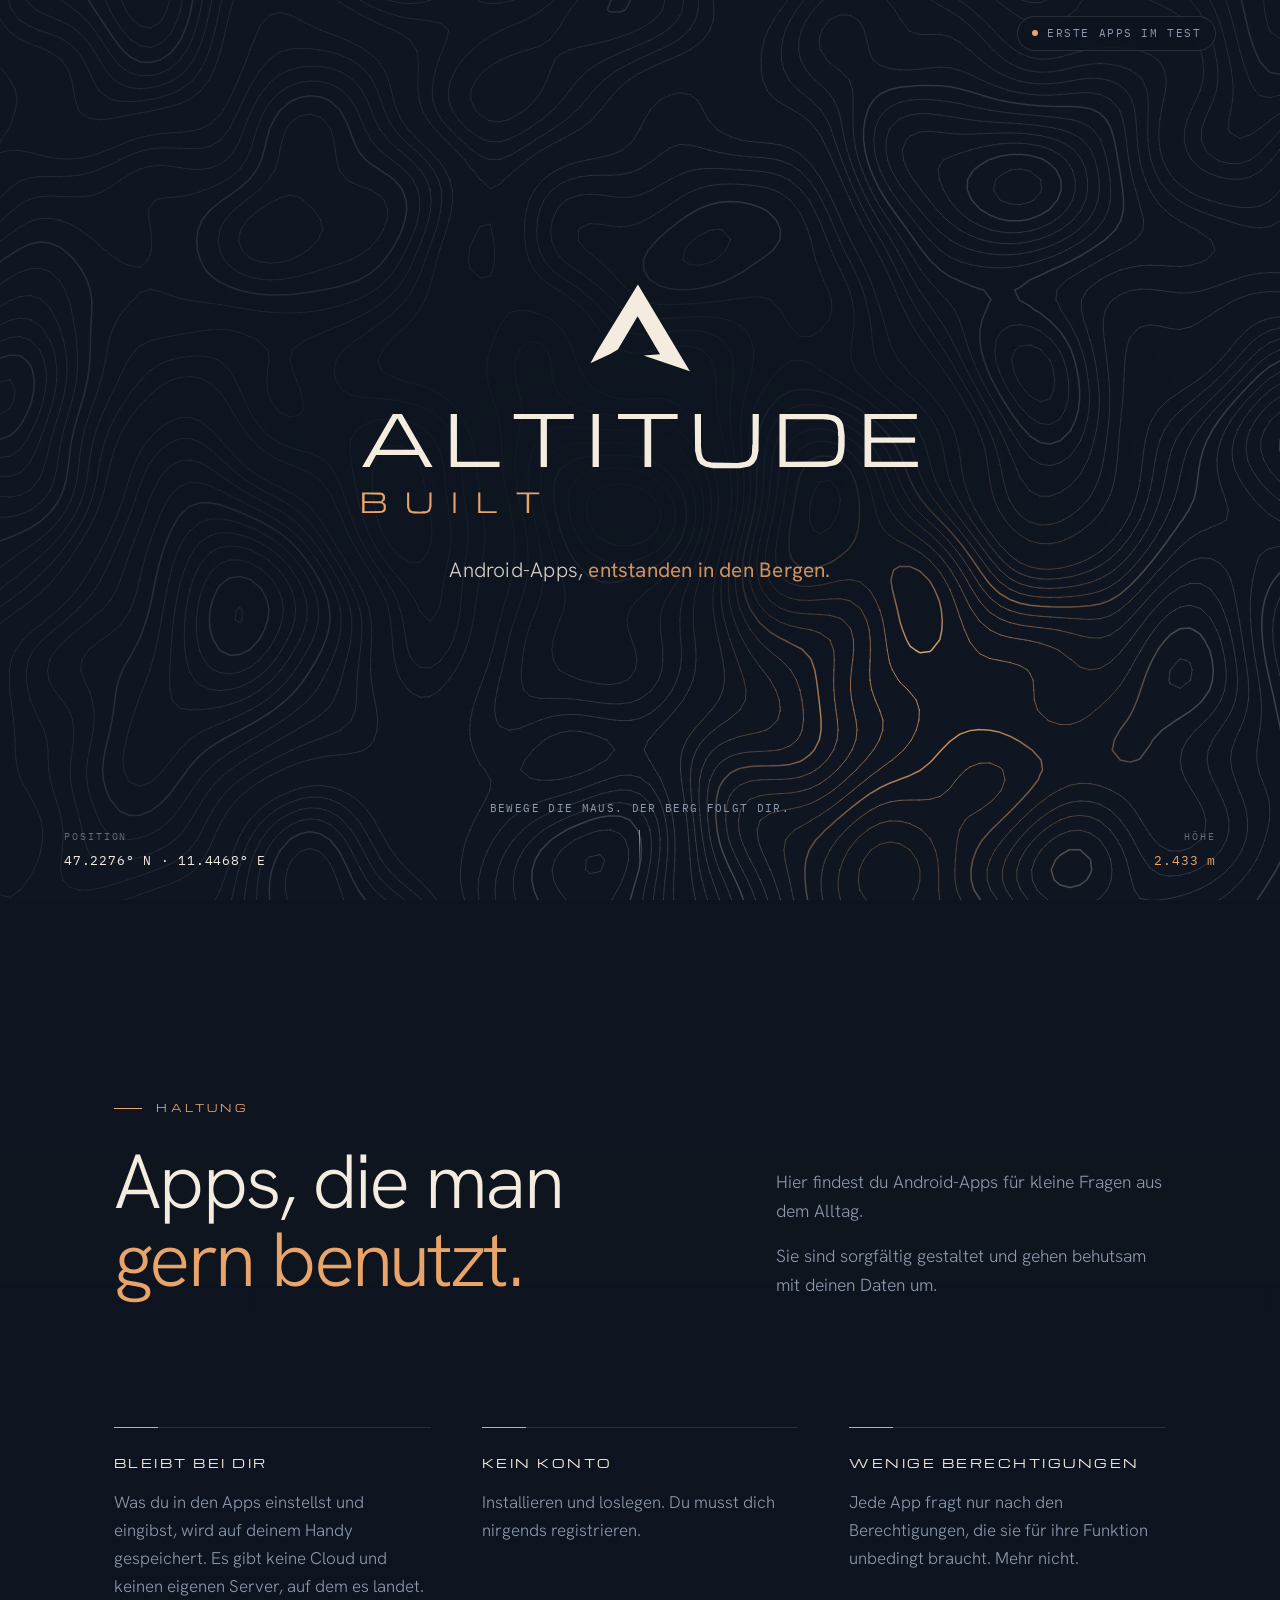
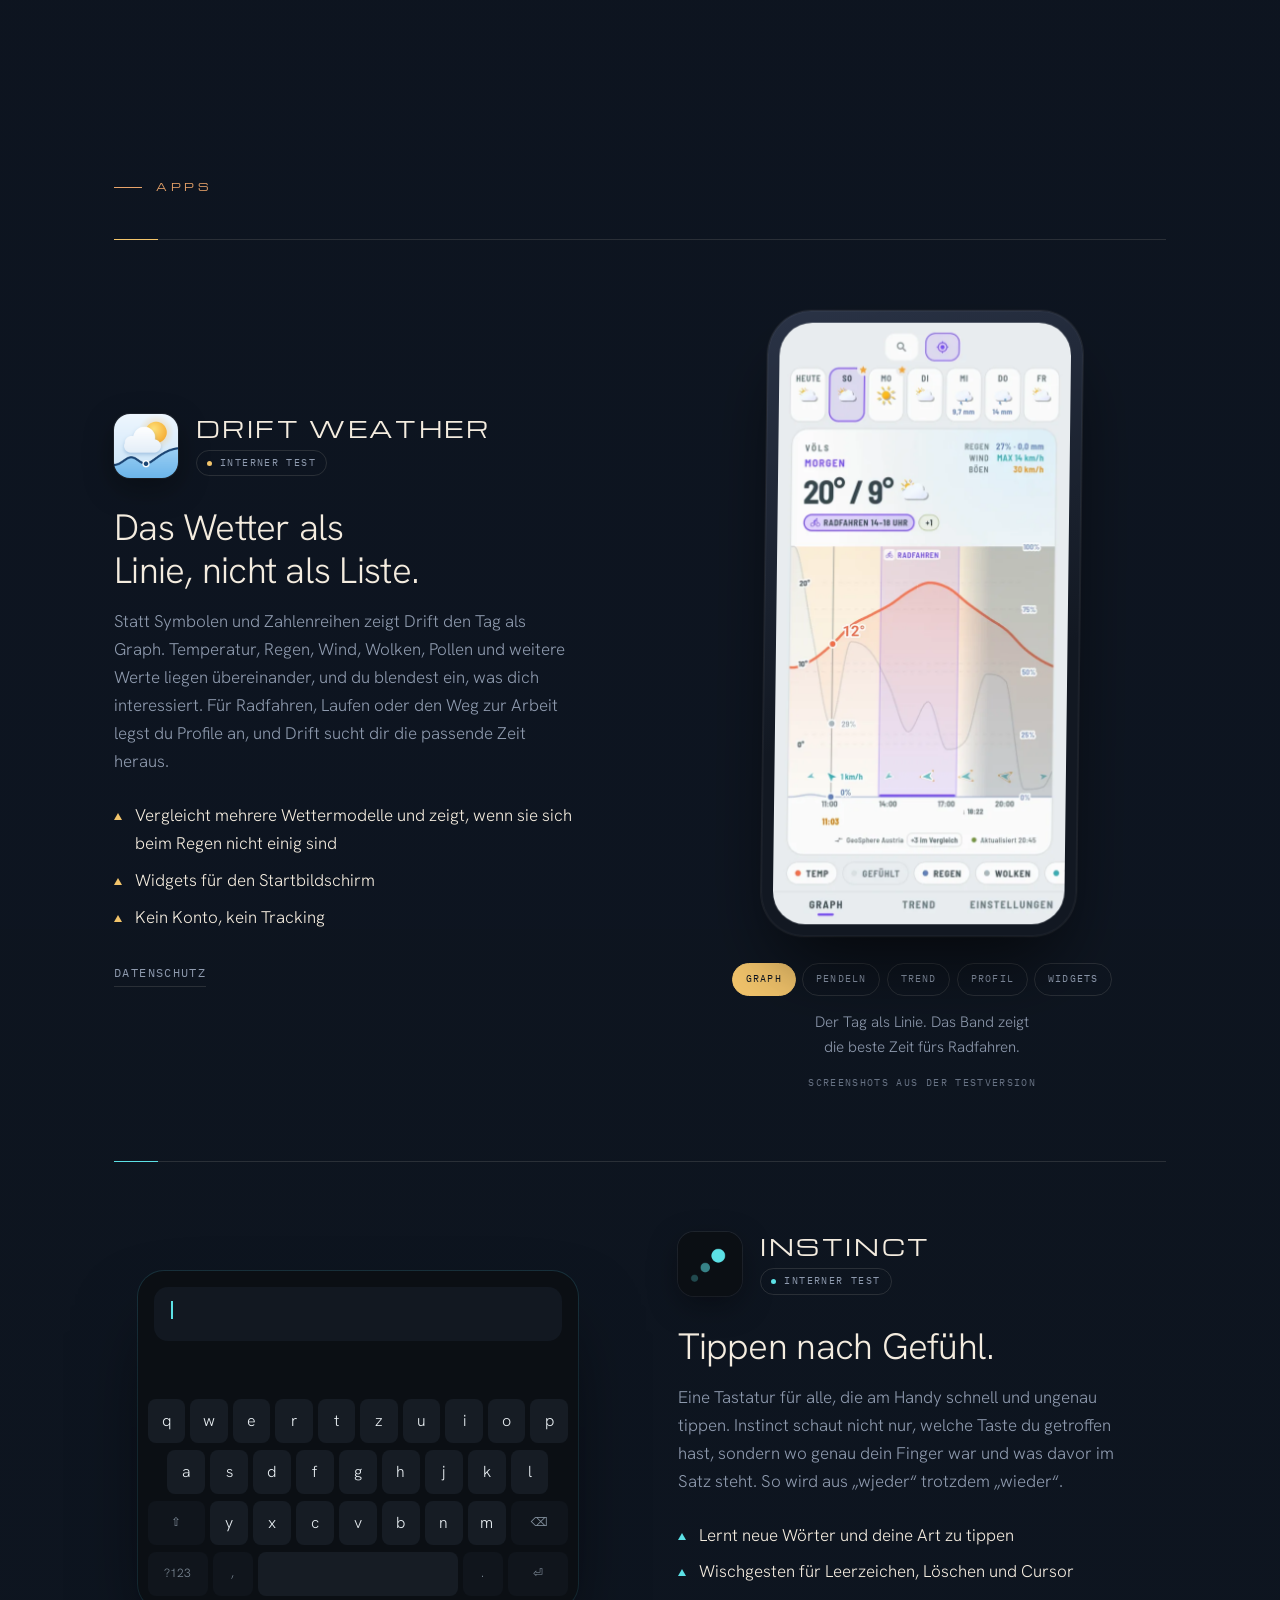
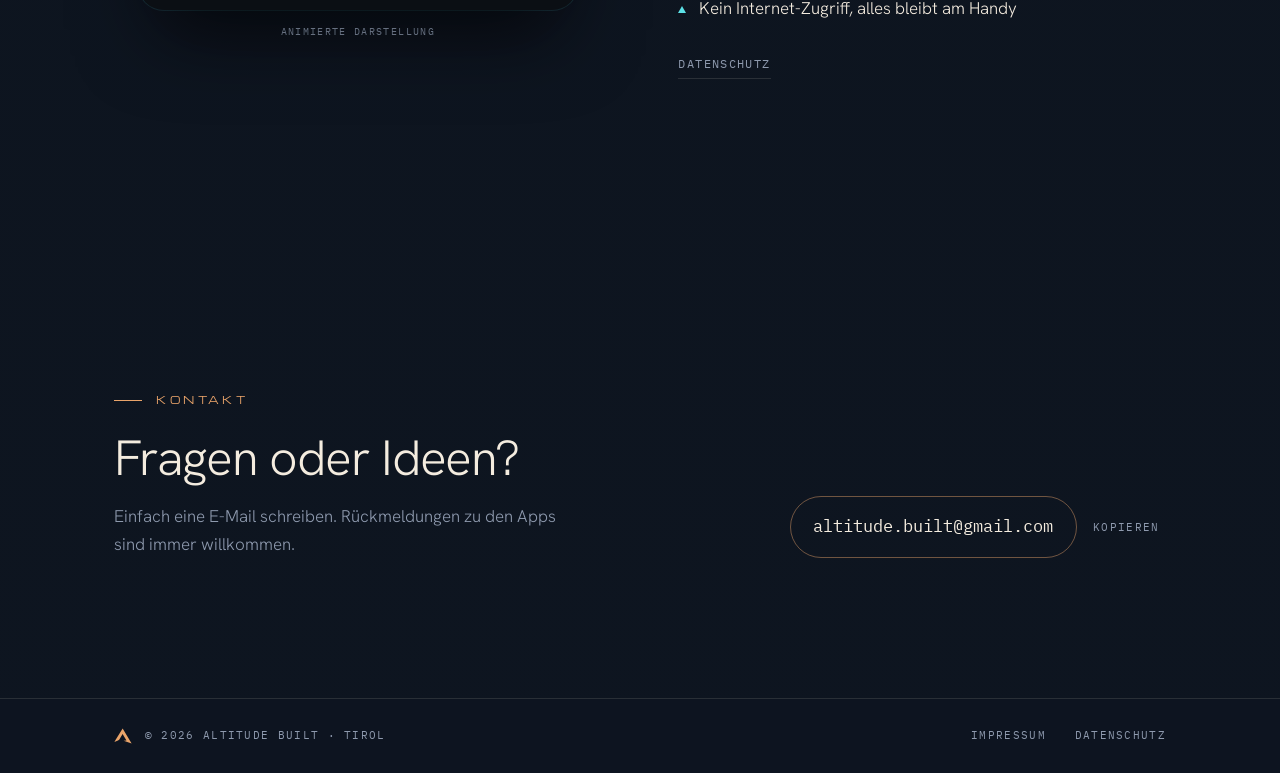
<file: index.html>
<!DOCTYPE html>
<html lang="de">
<head>
<meta charset="UTF-8">
<meta name="viewport" content="width=device-width, initial-scale=1.0, viewport-fit=cover">
<title>Altitude Built</title>
<meta name="description" content="Android-Apps, entstanden in den Bergen. Ohne Konto, mit möglichst wenig Berechtigungen.">
<meta name="theme-color" content="#0E1520">
<meta property="og:title" content="Altitude Built">
<meta property="og:description" content="Android-Apps, entstanden in den Bergen.">
<meta property="og:image" content="https://altitude-built.github.io/og-image.jpg">
<meta property="og:type" content="website">
<link rel="icon" type="image/png" href="Altitude-Built_Zeichen_512.png">
<link rel="preload" href="fonts/hanken-grotesk-latin-300-normal.woff2" as="font" type="font/woff2" crossorigin>
<style>
/* Schriften lokal eingebunden (SIL Open Font License 1.1, siehe fonts/), keine Verbindung zu Google */
@font-face{font-family:"Michroma";font-style:normal;font-weight:400;font-display:swap;src:url("fonts/michroma-latin-400-normal.woff2") format("woff2")}
@font-face{font-family:"Hanken Grotesk";font-style:normal;font-weight:300;font-display:swap;src:url("fonts/hanken-grotesk-latin-300-normal.woff2") format("woff2")}
@font-face{font-family:"Hanken Grotesk";font-style:normal;font-weight:400;font-display:swap;src:url("fonts/hanken-grotesk-latin-400-normal.woff2") format("woff2")}
@font-face{font-family:"Hanken Grotesk";font-style:normal;font-weight:500;font-display:swap;src:url("fonts/hanken-grotesk-latin-500-normal.woff2") format("woff2")}
@font-face{font-family:"IBM Plex Mono";font-style:normal;font-weight:400;font-display:swap;src:url("fonts/ibm-plex-mono-latin-400-normal.woff2") format("woff2")}
/* Layout: eine lebende Höhenlinienkarte als fixe Bühne hinter allem; zentrierter Marken-Moment oben, darunter ruhige, linksbündige Abschnitte auf abgedunkeltem Gelände. */
:root{
  --night:#0E1520;      /* Grund, tiefer als das Marken-Navy */
  --slate:#16202F;      /* Zeichen-Kreis */
  --ridge:#24324A;      /* Marken-Navy */
  --snow:#F4ECDF;       /* Creme der Wortmarke */
  --ember:#E9A46A;      /* Orange von BUILT, hier: Alpenglühen */
  --mist:#8E9AAE;       /* Fließtext gedämpft, blaustichig */
  --line:rgba(244,236,223,.12);
  --f-display:"Michroma","Eurostile","Microgramma","Arial Black",sans-serif;
  --f-body:"Hanken Grotesk",system-ui,-apple-system,"Segoe UI",sans-serif;
  --f-mono:"IBM Plex Mono",ui-monospace,"SFMono-Regular",Consolas,monospace;
  --gutter:clamp(20px,5vw,64px);
  color-scheme:dark;
}
*,*::before,*::after{box-sizing:border-box;margin:0;padding:0}
html{background:var(--night);-webkit-text-size-adjust:100%}
body{
  background:var(--night);color:var(--snow);font-family:var(--f-body);font-weight:300;
  font-size:1.0625rem;line-height:1.65;overflow-x:hidden;
  -webkit-font-smoothing:antialiased;
}
::selection{background:var(--ember);color:var(--night)}
a{color:inherit}
:focus-visible{outline:1.5px solid var(--ember);outline-offset:4px;border-radius:2px}

/* ---------- Gelände ---------- */
#terrain{position:fixed;inset:0;width:100vw;height:100vh;height:100lvh;z-index:0;pointer-events:none;display:block}
.grain{position:fixed;inset:0;z-index:1;pointer-events:none;opacity:.05;mix-blend-mode:overlay;
  background-image:url("data:image/svg+xml,%3Csvg xmlns='http://www.w3.org/2000/svg' width='160' height='160'%3E%3Cfilter id='n'%3E%3CfeTurbulence type='fractalNoise' baseFrequency='.9' numOctaves='2' stitchTiles='stitch'/%3E%3C/filter%3E%3Crect width='100%25' height='100%25' filter='url(%23n)'/%3E%3C/svg%3E")}

/* ---------- Kopfzeile ---------- */
.top{
  position:fixed;top:0;left:0;right:0;z-index:20;display:flex;justify-content:space-between;align-items:center;gap:1rem;
  padding:calc(env(safe-area-inset-top,0px) + 16px) max(var(--gutter),env(safe-area-inset-right,0px)) 16px max(var(--gutter),env(safe-area-inset-left,0px));
  font-family:var(--f-mono);font-size:.7rem;letter-spacing:.14em;text-transform:uppercase;color:var(--mist);
  pointer-events:none;
}
.top>*{pointer-events:auto}
.top{transition:background .5s,border-color .5s;border-bottom:1px solid transparent}
body.scrolled .top{background:rgba(14,21,32,.72);backdrop-filter:blur(12px);-webkit-backdrop-filter:blur(12px);border-bottom-color:var(--line)}
body.scrolled .status{background:none;border-color:transparent}
.brand-mini{display:flex;align-items:center;gap:.7rem;text-decoration:none;color:var(--snow);opacity:0;transition:opacity .5s}
.brand-mini svg{width:22px;height:auto}
.brand-mini span{font-family:var(--f-display);font-size:.62rem;letter-spacing:.3em}
body.scrolled .brand-mini{opacity:1}
.status{text-decoration:none;color:var(--mist);transition:color .3s;display:flex;align-items:center;gap:.6rem;padding:.45rem .85rem;border:1px solid var(--line);border-radius:99px;background:rgba(14,21,32,.55);backdrop-filter:blur(8px);-webkit-backdrop-filter:blur(8px)}
.status i{width:6px;height:6px;border-radius:50%;background:var(--ember);box-shadow:0 0 0 0 rgba(233,164,106,.6);animation:pulse 3.6s infinite}
@keyframes pulse{0%{box-shadow:0 0 0 0 rgba(233,164,106,.55)}70%{box-shadow:0 0 0 9px rgba(233,164,106,0)}100%{box-shadow:0 0 0 0 rgba(233,164,106,0)}}

/* ---------- Hero ---------- */
.hero{
  position:relative;z-index:2;min-height:100vh;min-height:100svh;display:grid;place-items:center;overflow:hidden;overflow:clip;
  padding-block:110px 140px;padding-left:max(var(--gutter),env(safe-area-inset-left,0px));padding-right:max(var(--gutter),env(safe-area-inset-right,0px));
}
.hero::before{ /* ruhige Zone hinter dem Logo */
  content:"";position:absolute;left:50%;top:50%;width:min(1100px,140vw);aspect-ratio:2/1;max-width:none;transform:translate(-50%,-50%);
  background:radial-gradient(closest-side,rgba(14,21,32,.92) 0%,rgba(14,21,32,.7) 45%,rgba(14,21,32,0) 100%);pointer-events:none;
}
.lockup{position:relative;display:flex;flex-direction:column;align-items:center;text-align:center;gap:clamp(22px,3.4vw,38px);width:100%}
.mark{width:clamp(64px,9vw,104px);height:auto;overflow:visible}
.mark path{fill:var(--snow);fill-opacity:0;stroke:var(--snow);stroke-width:5;stroke-linejoin:round;stroke-dasharray:1;stroke-dashoffset:1;
  animation:draw 1.5s cubic-bezier(.65,0,.35,1) .25s forwards, fillin .7s ease 1.45s forwards}
@keyframes draw{to{stroke-dashoffset:0}}
@keyframes fillin{to{fill-opacity:1;stroke-width:0}}
.word{width:min(560px,84vw);height:auto;overflow:visible;clip-path:inset(0 100% 0 0);animation:wipe 1.3s cubic-bezier(.77,0,.18,1) .95s forwards}
.word .w-cream{fill:var(--snow)}
.word .w-ember{fill:var(--ember)}
@keyframes wipe{to{clip-path:inset(0 0 0 0)}}
.tagline{font-size:clamp(1.05rem,1.9vw,1.3rem);font-weight:300;color:var(--snow);opacity:.86;letter-spacing:.01em;text-wrap:balance;
  opacity:0;transform:translateY(10px);animation:rise .9s ease 1.9s forwards}
.tagline b{font-weight:400;color:var(--ember)}
@keyframes rise{to{opacity:.88;transform:none}}

.hud{
  position:absolute;left:0;right:0;bottom:0;z-index:3;display:grid;grid-template-columns:1fr auto 1fr;align-items:end;gap:1rem;
  padding-block:0 calc(28px + env(safe-area-inset-bottom,0px));
  padding-left:max(var(--gutter),env(safe-area-inset-left,0px));padding-right:max(var(--gutter),env(safe-area-inset-right,0px));
  font-family:var(--f-mono);font-size:.7rem;letter-spacing:.12em;text-transform:uppercase;color:var(--mist);
  opacity:0;animation:fade 1s ease 2.3s forwards;font-variant-numeric:tabular-nums;
}
@keyframes fade{to{opacity:1}}
.hud .k{display:block;font-size:.6rem;letter-spacing:.2em;opacity:.65;margin-bottom:.35rem}
.hud .v{text-transform:none;color:var(--snow);font-size:.82rem;letter-spacing:.06em;white-space:nowrap}
.hud .alt .v{color:var(--ember)}
.hud .right{text-align:right}
.hint{display:flex;flex-direction:column;align-items:center;gap:.8rem;text-align:center}
.hint .line{width:1px;height:42px;background:linear-gradient(var(--mist),transparent);position:relative;overflow:hidden}
.hint .line::after{content:"";position:absolute;left:0;top:-40%;width:1px;height:40%;background:var(--ember);animation:drop 3.2s ease-in-out infinite}
@keyframes drop{to{top:110%}}

/* Höhenmesser am Cursor */
.pin{position:fixed;left:0;top:0;z-index:15;pointer-events:none;font-family:var(--f-mono);font-size:.68rem;letter-spacing:.08em;color:var(--snow);
  white-space:nowrap;opacity:0;transition:opacity .4s;font-variant-numeric:tabular-nums;display:flex;align-items:center;gap:.45rem}
.pin::before{content:"";width:0;height:0;border-left:4px solid transparent;border-right:4px solid transparent;border-bottom:7px solid var(--ember)}
.pin.on{opacity:.9}

/* ---------- Inhalt ---------- */
.content{position:relative;z-index:2;
  background:linear-gradient(to bottom,rgba(14,21,32,0) 0,rgba(14,21,32,.86) 260px,rgba(14,21,32,.9) 100%)}
.wrap{max-width:1180px;margin-inline:auto;padding-left:max(var(--gutter),env(safe-area-inset-left,0px));padding-right:max(var(--gutter),env(safe-area-inset-right,0px))}
.eyebrow{font-family:var(--f-display);font-size:.62rem;letter-spacing:.34em;text-transform:uppercase;color:var(--ember);display:flex;align-items:center;gap:.9rem}
.eyebrow::before{content:"";width:28px;height:1px;background:currentColor}

.ethos{padding-block:clamp(120px,16vw,200px) clamp(80px,10vw,130px);display:grid;grid-template-columns:minmax(0,1.5fr) minmax(0,1fr);gap:clamp(32px,6vw,96px);align-items:end}
.ethos h2{margin-top:1.6rem;font-family:var(--f-body);font-weight:300;font-size:clamp(2.6rem,6vw,4.9rem);line-height:1.02;letter-spacing:-.035em;text-wrap:balance}
.ethos h2 em{font-style:normal;color:var(--ember)}
.ethos p{color:var(--mist);max-width:42ch;font-size:1.1rem}
.ethos p+p{margin-top:1rem}

.principles{display:grid;grid-template-columns:repeat(3,minmax(0,1fr));gap:clamp(24px,4vw,56px);padding-block:0 clamp(110px,14vw,180px)}
.pr{padding-top:1.6rem;border-top:1px solid var(--line);position:relative}
.pr::before{content:"";position:absolute;left:0;top:-1px;width:44px;height:1px;background:var(--ember)}
.pr h3{font-family:var(--f-display);font-weight:400;font-size:.78rem;letter-spacing:.2em;text-transform:uppercase;line-height:1.6;color:var(--snow);display:flex;gap:.8rem;align-items:baseline}
.pr h3 small{font-family:var(--f-mono);font-size:.62rem;letter-spacing:.1em;color:var(--ember)}
.pr p{margin-top:.9rem;color:var(--mist);max-width:36ch}

.contact{padding-block:clamp(40px,6vw,80px) clamp(90px,11vw,140px);display:grid;grid-template-columns:minmax(0,1fr) auto;gap:2.5rem;align-items:end}
.contact h2{margin-top:1.4rem;font-weight:300;font-size:clamp(1.9rem,4vw,3.1rem);line-height:1.1;letter-spacing:-.025em;text-wrap:balance}
.contact p{margin-top:1rem;color:var(--mist);max-width:46ch}
.mail{display:flex;align-items:center;gap:.6rem;flex-wrap:wrap}
.mail a{font-family:var(--f-mono);font-size:clamp(.9rem,1.6vw,1.05rem);text-decoration:none;padding:1rem 1.4rem;border:1px solid rgba(233,164,106,.45);border-radius:99px;color:var(--snow);
  transition:background .3s,color .3s,border-color .3s;word-break:break-all}
.mail a:hover{background:var(--ember);color:var(--night);border-color:var(--ember)}
.mail button{font:inherit;font-family:var(--f-mono);font-size:.7rem;letter-spacing:.12em;text-transform:uppercase;background:none;border:0;color:var(--mist);cursor:pointer;padding:.6rem .4rem}
.mail button:hover{color:var(--snow)}

footer{position:relative;z-index:2;background:rgba(14,21,32,.94);border-top:1px solid var(--line)}
footer .wrap{display:flex;justify-content:space-between;align-items:center;gap:1.2rem;flex-wrap:wrap;padding-block:28px calc(28px + env(safe-area-inset-bottom,0px));
  font-family:var(--f-mono);font-size:.68rem;letter-spacing:.12em;text-transform:uppercase;color:var(--mist)}
footer .fb{display:flex;align-items:center;gap:.8rem}
footer .fb svg{width:18px;height:auto}
footer nav{display:flex;gap:1.8rem}
footer nav a{text-decoration:none;transition:color .3s}
footer nav a:hover{color:var(--snow)}


/* ---------- Apps ---------- */
.apps{padding-block:0 clamp(100px,13vw,170px);scroll-margin-top:90px}
.app{scroll-margin-top:70px}
.apps-eyebrow{margin-bottom:clamp(28px,4vw,44px)}
.apps-head{display:grid;grid-template-columns:minmax(0,1.5fr) minmax(0,1fr);gap:clamp(32px,6vw,96px);align-items:end;margin-bottom:clamp(48px,7vw,90px)}
.apps-head h2{margin-top:1.4rem;font-weight:300;font-size:clamp(2.1rem,4.6vw,3.6rem);line-height:1.06;letter-spacing:-.03em;text-wrap:balance}
.apps-head p{color:var(--mist);max-width:40ch}
.app{display:grid;grid-template-columns:minmax(0,1fr) minmax(0,1fr);gap:clamp(36px,6vw,90px);align-items:center;padding-block:clamp(44px,6vw,70px);border-top:1px solid var(--line);position:relative}
.app::before{content:"";position:absolute;left:0;top:-1px;width:44px;height:1px;background:var(--accent,var(--ember))}
.app-instinct{--accent:#5CE1E6}
.app-drift{--accent:#F2C46B}
.app-copy{min-width:0}
.app-id{display:flex;align-items:center;gap:1.1rem}
.app-id img{width:64px;height:64px;border-radius:16px;box-shadow:0 10px 30px rgba(0,0,0,.35),0 0 0 1px rgba(244,236,223,.08)}
.app-id h3{font-family:var(--f-display);font-weight:400;font-size:clamp(1.05rem,1.8vw,1.35rem);letter-spacing:.12em;text-transform:uppercase;line-height:1.3}
.chip{display:inline-flex;align-items:center;gap:.5rem;margin-top:.45rem;font-family:var(--f-mono);font-size:.62rem;letter-spacing:.14em;text-transform:uppercase;color:var(--mist);border:1px solid var(--line);border-radius:99px;padding:.25rem .65rem}
.chip::before{content:"";width:5px;height:5px;border-radius:50%;background:var(--accent)}
.app-claim{margin-top:1.8rem;font-size:clamp(1.6rem,3vw,2.3rem);line-height:1.15;letter-spacing:-.02em;font-weight:300;color:var(--snow);text-wrap:balance}
.app-copy>p:not(.app-claim){margin-top:1rem;color:var(--mist);max-width:46ch}
.facts{list-style:none;margin-top:1.6rem;display:grid;gap:.55rem}
.facts li{display:flex;gap:.8rem;align-items:baseline;color:var(--snow);font-weight:300}
.facts li::before{content:"";flex:none;width:0;height:0;border-left:4px solid transparent;border-right:4px solid transparent;border-bottom:7px solid var(--accent);transform:translateY(-1px)}
.app-links{margin-top:2rem;display:flex;gap:1.6rem;flex-wrap:wrap;font-family:var(--f-mono);font-size:.72rem;letter-spacing:.12em;text-transform:uppercase}
.app-links a{color:var(--mist);text-decoration:none;border-bottom:1px solid var(--line);padding-bottom:.3rem;transition:color .3s,border-color .3s}
.app-links a:hover{color:var(--snow);border-color:var(--accent)}
.app-visual{min-width:0;display:flex;justify-content:center;perspective:1400px}
.demo-note{display:block;text-align:center;margin-top:.9rem;font-family:var(--f-mono);font-size:.6rem;letter-spacing:.14em;text-transform:uppercase;color:var(--mist);opacity:.7}

/* Drift: Handy mit Widgets */
.phone{position:relative;width:min(320px,78vw);margin-inline:auto;border-radius:44px;padding:12px;background:linear-gradient(160deg,#2A3346,#121822 60%);
  box-shadow:0 40px 80px -20px rgba(0,0,0,.7),0 0 0 1px rgba(244,236,223,.1),inset 0 0 0 1px rgba(255,255,255,.04);transform:rotateY(-10deg) rotateX(4deg);transition:transform 1.2s cubic-bezier(.2,.7,.2,1)}
.phone:hover{transform:rotateY(-3deg) rotateX(1deg)}
.phone{height:auto;aspect-ratio:auto}
.screen{position:relative;aspect-ratio:600/1222;border-radius:33px;overflow:hidden;background:#0E1520}
.screen img{position:absolute;inset:0;width:100%;height:100%;object-fit:cover;opacity:0;transition:opacity .9s ease}
.screen img.on{opacity:1}
.shots-nav{display:flex;flex-wrap:wrap;justify-content:center;gap:.4rem;margin-top:1.6rem;max-width:min(420px,100%)}
.shots-nav button{font:inherit;font-family:var(--f-mono);font-size:.64rem;letter-spacing:.12em;text-transform:uppercase;color:var(--mist);background:none;border:1px solid var(--line);border-radius:99px;padding:.45rem .8rem;cursor:pointer;transition:color .3s,border-color .3s,background .3s}
.shots-nav button:hover{color:var(--snow)}
.shots-nav button[aria-selected="true"]{color:var(--night);background:var(--accent);border-color:var(--accent)}
.shots-cap{margin-top:.9rem;text-align:center;color:var(--mist);font-size:.95rem;min-height:3.2em;max-width:34ch;margin-inline:auto;text-wrap:balance}

/* Instinct: Tastatur-Demo */
.kbd{--ib:#0B0F14;--ik:#161C24;--it:#E8EEF2;--ia:#5CE1E6;width:min(440px,100%);border-radius:26px;background:var(--ib);padding:16px 10px 14px;
  box-shadow:0 40px 80px -20px rgba(0,0,0,.7),0 0 0 1px rgba(92,225,230,.14);font-family:var(--f-body)}
.kbd-field{margin:0 6px 12px;min-height:3.2em;padding:.8rem 1rem;border-radius:14px;background:#121821;color:var(--it);font-size:1.05rem;line-height:1.4;font-weight:400}
.kbd-field .raw{color:#7F8C99;text-decoration:underline;text-decoration-color:rgba(92,225,230,.5);text-underline-offset:4px}
.kbd-field .fix{color:var(--ia);transition:color 1.2s}
.kbd-field .caret{display:inline-block;width:2px;height:1.1em;background:var(--ia);vertical-align:-.15em;margin-left:1px;animation:blink 1s steps(1) infinite}
@keyframes blink{50%{opacity:0}}
.kbd-bar{display:grid;grid-template-columns:1fr 1.3fr 1fr;align-items:center;height:2.4rem;margin:0 6px 8px;font-size:.95rem;color:#9AA7B4;text-align:center}
.kbd-bar span{white-space:nowrap;overflow:hidden;text-overflow:ellipsis}
.kbd-bar .best{color:var(--it);font-weight:500}
.kbd-bar span+span{border-left:1px solid rgba(255,255,255,.07)}
.kbd-keys{position:relative;display:grid;gap:7px;user-select:none}
.kbd-row{display:grid;gap:5px}
.kbd-row:nth-child(1){grid-template-columns:repeat(10,1fr)}
.kbd-row:nth-child(2){grid-template-columns:repeat(9,1fr);padding-inline:4.6%}
.kbd-row:nth-child(3){grid-template-columns:1.5fr repeat(7,1fr) 1.5fr}
.kbd-row:nth-child(4){grid-template-columns:1.5fr 1fr 5fr 1fr 1.5fr}
.key{height:clamp(36px,9vw,44px);border-radius:8px;background:var(--ik);color:var(--it);display:grid;place-items:center;font-size:clamp(.82rem,2.2vw,1rem);text-transform:lowercase}
.key.fn{background:#10151C;color:#7F8C99;font-size:.75rem}
.key.lit{background:#22303A}
.tap{position:absolute;width:12px;height:12px;margin:-6px 0 0 -6px;border-radius:50%;background:var(--ia);box-shadow:0 0 0 4px rgba(92,225,230,.18);pointer-events:none;animation:tap 1.6s ease-out forwards}
@keyframes tap{0%{transform:scale(1.6);opacity:1}25%{transform:scale(1)}100%{transform:scale(.7);opacity:0}}
@media (max-width:820px){
  .ethos,.contact{grid-template-columns:minmax(0,1fr)}
  .apps-head,.app{grid-template-columns:minmax(0,1fr)}
  .app-instinct .app-visual{order:2}
  .phone{transform:none}

  .principles{grid-template-columns:minmax(0,1fr);gap:40px}
}
@media (max-width:560px){
  .brand-mini span{display:none}
  .status{white-space:nowrap}
  .hud{grid-template-columns:1fr 1fr}
  .hud .hint{display:none}
  .status b{display:none}
  .top{font-size:.62rem}
}
@media (prefers-reduced-motion:reduce){
  *,*::before,*::after{animation-duration:.001s!important;animation-delay:0s!important;transition:none!important}
}
</style>
</head>
<body>
<canvas id="terrain" aria-hidden="true"></canvas>
<div class="grain" aria-hidden="true"></div>

<header class="top">
  <a class="brand-mini" href="#top" aria-label="Altitude Built, nach oben">
    <svg viewBox="84 110 348 306" aria-hidden="true"><path fill="#F4ECDF" d="M251,118 L116,338 L92,382 L160,350 L184,336 L250,225 L325,352 L270,356 L425,409Z"/></svg>
    <span>Altitude Built</span>
  </a>
  <a class="status" href="#apps"><i></i>Erste Apps im Test</a>
</header>

<div class="pin" id="pin">2.400 m</div>

<main id="top">
  <section class="hero" aria-label="Altitude Built">
    <div class="lockup">
      <svg class="mark" viewBox="84 110 348 306" role="img" aria-label="Altitude Built Zeichen"><path pathLength="1" d="M251,118 L116,338 L92,382 L160,350 L184,336 L250,225 L325,352 L270,356 L425,409Z"/></svg>
      <svg class="word" viewBox="74 156 1606 297" role="img" aria-label="Altitude Built">
        <path class="w-cream" fill-rule="evenodd" d="M1295,178 1296,177 1403,177 1423,179 1434,184 1439,189 1442,195 1445,209 1445,224 1446,225 1445,265 1443,276 1438,287 1433,292 1427,295 1414,298 1296,299 1295,298ZM181,174 232,262 231,264 131,264 130,263ZM1521,162 1521,314 1674,314 1674,299 1541,299 1540,298 1540,245 1541,244 1666,244 1666,229 1541,229 1540,228 1540,177 1541,176 1671,176 1671,162ZM1277,162 1277,314 1410,314 1436,309 1444,305 1453,297 1458,288 1462,273 1464,254 1464,222 1460,193 1456,183 1448,173 1435,166 1413,162ZM1034,162 1035,268 1041,293 1050,305 1065,313 1087,317 1164,317 1190,312 1198,308 1204,303 1212,290 1217,267 1218,162 1200,162 1200,249 1199,250 1198,274 1195,284 1188,294 1179,299 1157,302 1083,301 1068,297 1060,290 1057,285 1054,275 1052,255 1052,162ZM814,162 814,176 889,176 890,177 890,314 909,314 909,177 910,176 985,176 985,162ZM741,162 741,314 759,314 759,162ZM515,162 515,176 591,176 592,177 592,314 610,314 610,178 612,176 687,176 687,162ZM334,162 334,314 474,314 474,299 353,299 352,298 352,162ZM80,314 101,314 120,279 242,279 261,314 282,314 194,162 168,162Z"/>
        <path class="w-ember" fill-rule="evenodd" d="M87,418 88,417 134,418 137,419 141,423 142,433 141,436 136,440 88,441 87,440ZM87,393 88,392 135,393 139,397 139,406 135,411 132,412 88,412 87,411ZM523,387 523,392 551,392 552,393 552,446 559,446 559,393 560,392 588,392 588,387ZM413,387 413,446 466,446 466,441 421,441 419,439 419,387ZM342,387 342,446 348,446 348,387ZM209,387 209,430 214,442 219,445 228,447 260,447 268,445 275,440 279,427 279,387 273,387 273,421 272,431 270,436 266,440 263,441 251,441 250,442 225,441 222,440 217,435 215,428 215,387ZM80,387 80,446 130,446 140,444 146,440 148,435 148,424 146,419 138,414 144,410 146,404 145,395 140,389 132,387Z"/>
      </svg>
      <p class="tagline">Android-Apps, <b>entstanden in den Bergen.</b></p>
    </div>

    <div class="hud" aria-hidden="true">
      <div class="pos"><span class="k">Position</span><span class="v" id="coord">47.2627° N · 11.3946° E</span></div>
      <div class="hint"><span id="hint">Bewege die Maus. Der Berg folgt dir.</span><span class="line"></span></div>
      <div class="right alt"><span class="k">Höhe</span><span class="v" id="alt">2.400 m</span></div>
    </div>
  </section>

  <div class="content">
    <section class="wrap ethos">
      <div>
        <div class="eyebrow">Haltung</div>
        <h2>Apps, die man<br><em>gern benutzt.</em></h2>
      </div>
      <div>
        <p>Hier findest du Android-Apps für kleine Fragen aus dem Alltag.</p>
        <p>Sie sind sorgfältig gestaltet und gehen behutsam mit deinen Daten um.</p>
      </div>
    </section>

    <section class="wrap principles" aria-label="Grundsätze">
      <article class="pr">
        <h3>Bleibt bei dir</h3>
        <p>Was du in den Apps einstellst und eingibst, wird auf deinem Handy gespeichert. Es gibt keine Cloud und keinen eigenen Server, auf dem es landet.</p>
      </article>
      <article class="pr">
        <h3>Kein Konto</h3>
        <p>Installieren und loslegen. Du musst dich nirgends registrieren.</p>
      </article>
      <article class="pr">
        <h3>Wenige Berechtigungen</h3>
        <p>Jede App fragt nur nach den Berechtigungen, die sie für ihre Funktion unbedingt braucht. Mehr nicht.</p>
      </article>
    </section>


    <section class="wrap apps" id="apps" aria-label="Apps">
      <div class="eyebrow apps-eyebrow">Apps</div>

      <article class="app app-drift" id="drift">
        <div class="app-copy">
          <div class="app-id">
            <img src="img/drift-icon.png" alt="" width="64" height="64">
            <div><h3>Drift Weather</h3><span class="chip">Interner Test</span></div>
          </div>
          <p class="app-claim">Das Wetter als Linie, nicht als Liste.</p>
          <p>Statt Symbolen und Zahlenreihen zeigt Drift den Tag als Graph. Temperatur, Regen, Wind, Wolken, Pollen und weitere Werte liegen übereinander, und du blendest ein, was dich interessiert. Für Radfahren, Laufen oder den Weg zur Arbeit legst du Profile an, und Drift sucht dir die passende Zeit heraus.</p>
          <ul class="facts">
            <li>Vergleicht mehrere Wettermodelle und zeigt, wenn sie sich beim Regen nicht einig sind</li>
            <li>Widgets für den Startbildschirm</li>
            <li>Kein Konto, kein Tracking</li>
          </ul>
          <div class="app-links"><a href="drift/datenschutz/">Datenschutz</a></div>
        </div>
        <div class="app-visual">
          <div>
            <div class="phone">
              <div class="screen" id="driftScreen">
                <img src="img/drift-graph.webp" alt="Drift Weather: Graph" width="600" height="1222" class="on">
                <img src="img/drift-pendeln.webp" alt="Drift Weather: Pendeln" width="600" height="1222" loading="lazy">
                <img src="img/drift-trend.webp" alt="Drift Weather: Trend" width="600" height="1222" loading="lazy">
                <img src="img/drift-profil.webp" alt="Drift Weather: Profil" width="600" height="1222" loading="lazy">
                <img src="img/drift-widgets.webp" alt="Drift Weather: Widgets" width="600" height="1222" loading="lazy">
              </div>
            </div>
            <div class="shots-nav" role="tablist" aria-label="Ansichten von Drift Weather">
              <button type="button" role="tab" id="dtab-graph" aria-selected="true" data-i="0" data-cap="Der Tag als Linie. Das Band zeigt die beste Zeit fürs Radfahren.">Graph</button>
              <button type="button" role="tab" id="dtab-pendeln" aria-selected="false" data-i="1" data-cap="Feste Zeiten im Blick: hin passt, zurück lieber nicht.">Pendeln</button>
              <button type="button" role="tab" id="dtab-trend" aria-selected="false" data-i="2" data-cap="Die Woche als Stunden-Streifen, mit bester Zeit je Profil.">Trend</button>
              <button type="button" role="tab" id="dtab-profil" aria-selected="false" data-i="3" data-cap="Eigene Grenzen für jede Aktivität.">Profil</button>
              <button type="button" role="tab" id="dtab-widgets" aria-selected="false" data-i="4" data-cap="Drift Uhr und Wetter-Widget mit Regen-Radar.">Widgets</button>
            </div>
            <p class="shots-cap" id="driftCap" aria-live="polite">Der Tag als Linie. Das Band zeigt die beste Zeit fürs Radfahren.</p>
            <span class="demo-note">Screenshots aus der Testversion</span>
          </div>
        </div>
      </article>

      <article class="app app-instinct" id="instinct">
        <div class="app-visual">
          <div style="width:100%;display:flex;flex-direction:column;align-items:center">
            <div class="kbd" id="kbd" aria-hidden="true">
              <div class="kbd-field" id="kbdField"><span class="caret"></span></div>
              <div class="kbd-bar" id="kbdBar"><span></span><span class="best"></span><span></span></div>
              <div class="kbd-keys" id="kbdKeys"></div>
            </div>
            <span class="demo-note">Animierte Darstellung</span>
          </div>
        </div>
        <div class="app-copy">
          <div class="app-id">
            <img src="img/instinct-icon.png" alt="" width="64" height="64">
            <div><h3>Instinct</h3><span class="chip">Interner Test</span></div>
          </div>
          <p class="app-claim">Tippen nach Gefühl.</p>
          <p>Eine Tastatur für alle, die am Handy schnell und ungenau tippen. Instinct schaut nicht nur, welche Taste du getroffen hast, sondern wo genau dein Finger war und was davor im Satz steht. So wird aus „wjeder“ trotzdem „wieder“.</p>
          <ul class="facts">
            <li>Lernt neue Wörter und deine Art zu tippen</li>
            <li>Wischgesten für Leerzeichen, Löschen und Cursor</li>
            <li>Kein Internet-Zugriff, alles bleibt am Handy</li>
          </ul>
          <div class="app-links"><a href="instinct/datenschutz/">Datenschutz</a></div>
        </div>
      </article>
    </section>

    <section class="wrap contact">
      <div>
        <div class="eyebrow">Kontakt</div>
        <h2>Fragen oder Ideen?</h2>
        <p>Einfach eine E-Mail schreiben. Rückmeldungen zu den Apps sind immer willkommen.</p>
      </div>
      <div class="mail">
        <a href="mailto:altitude.built@gmail.com" id="mail">altitude.built@gmail.com</a>
        <button type="button" id="copy">Kopieren</button>
      </div>
    </section>
  </div>
</main>

<footer>
  <div class="wrap">
    <div class="fb">
      <svg viewBox="84 110 348 306" aria-hidden="true"><path fill="#E9A46A" d="M251,118 L116,338 L92,382 L160,350 L184,336 L250,225 L325,352 L270,356 L425,409Z"/></svg>
      <span>© 2026 Altitude Built · Tirol</span>
    </div>
    <nav aria-label="Rechtliches">
      <a href="impressum.html">Impressum</a>
      <a href="datenschutz.html">Datenschutz</a>
    </nav>
  </div>
</footer>

<script>
(()=>{
/* ---------- Simplex-Noise 3D, nach Stefan Gustavsons gemeinfreier Referenz ---------- */
const G=[1,1,0,-1,1,0,1,-1,0,-1,-1,0,1,0,1,-1,0,1,1,0,-1,-1,0,-1,0,1,1,0,-1,1,0,1,-1,0,-1,-1];
const P=new Uint8Array(512);{const p=new Uint8Array(256);for(let i=0;i<256;i++)p[i]=i;let s=1847;
for(let i=255;i>0;i--){s=(s*16807)%2147483647;const j=s%(i+1);[p[i],p[j]]=[p[j],p[i]];}for(let i=0;i<512;i++)P[i]=p[i&255];}
const F3=1/3,G3=1/6;
function noise(x,y,z){
  const s=(x+y+z)*F3,i=Math.floor(x+s),j=Math.floor(y+s),k=Math.floor(z+s),t=(i+j+k)*G3;
  const x0=x-i+t,y0=y-j+t,z0=z-k+t;let i1,j1,k1,i2,j2,k2;
  if(x0>=y0){if(y0>=z0){i1=1;j1=0;k1=0;i2=1;j2=1;k2=0}else if(x0>=z0){i1=1;j1=0;k1=0;i2=1;j2=0;k2=1}else{i1=0;j1=0;k1=1;i2=1;j2=0;k2=1}}
  else{if(y0<z0){i1=0;j1=0;k1=1;i2=0;j2=1;k2=1}else if(x0<z0){i1=0;j1=1;k1=0;i2=0;j2=1;k2=1}else{i1=0;j1=1;k1=0;i2=1;j2=1;k2=0}}
  const x1=x0-i1+G3,y1=y0-j1+G3,z1=z0-k1+G3,x2=x0-i2+2*G3,y2=y0-j2+2*G3,z2=z0-k2+2*G3,x3=x0-1+.5,y3=y0-1+.5,z3=z0-1+.5;
  const ii=i&255,jj=j&255,kk=k&255;let n=0,t0,g;
  t0=.6-x0*x0-y0*y0-z0*z0;if(t0>0){g=(P[ii+P[jj+P[kk]]]%12)*3;t0*=t0;n+=t0*t0*(G[g]*x0+G[g+1]*y0+G[g+2]*z0)}
  t0=.6-x1*x1-y1*y1-z1*z1;if(t0>0){g=(P[ii+i1+P[jj+j1+P[kk+k1]]]%12)*3;t0*=t0;n+=t0*t0*(G[g]*x1+G[g+1]*y1+G[g+2]*z1)}
  t0=.6-x2*x2-y2*y2-z2*z2;if(t0>0){g=(P[ii+i2+P[jj+j2+P[kk+k2]]]%12)*3;t0*=t0;n+=t0*t0*(G[g]*x2+G[g+1]*y2+G[g+2]*z2)}
  t0=.6-x3*x3-y3*y3-z3*z3;if(t0>0){g=(P[ii+1+P[jj+1+P[kk+1]]]%12)*3;t0*=t0;n+=t0*t0*(G[g]*x3+G[g+1]*y3+G[g+2]*z3)}
  return 32*n;
}

/* ---------- Gelände ---------- */
const cv=document.getElementById('terrain'),ctx=cv.getContext('2d');
const $alt=document.getElementById('alt'),$coord=document.getElementById('coord'),$pin=document.getElementById('pin'),$hint=document.getElementById('hint');
const reduce=matchMedia('(prefers-reduced-motion: reduce)').matches;
const finePointer=matchMedia('(pointer: fine)').matches;
if(!finePointer)$hint.textContent='Tippe irgendwo hin. Der Berg folgt dir.';
let W,H,dpr,cs,nx,ny,F,scale,sigma;
function resize(){
  dpr=Math.min(window.devicePixelRatio||1,2);W=innerWidth;H=Math.max(innerHeight,document.documentElement.clientHeight);
  cv.width=Math.round(W*dpr);cv.height=Math.round(H*dpr);
  cs=W<700?9:10;nx=Math.ceil(W/cs)+1;ny=Math.ceil(H/cs)+1;F=new Float32Array((nx+1)*(ny+1));
  scale=1/(W<700?340:Math.max(460,W*.3));sigma=Math.min(W,H)*(W<700?.2:.15);
}
resize();
let rt;addEventListener('resize',()=>{clearTimeout(rt);rt=setTimeout(()=>{resize();if(reduce)frame(performance.now())},120)});

const STEP=.072;
const SEG=[[],[3,2],[2,1],[3,1],[0,1],[3,0,2,1],[0,2],[3,0],[3,0],[0,2],[0,1,3,2],[0,1],[3,1],[2,1],[3,2],[]];
let sx=W*.68,sy=H*.38,tx=sx,ty=sy,lastMove=-1e9,amp=0,t0=performance.now(),prev=t0,user=false;

function height(x,y,t){
  let v=noise(x*scale,y*scale,t)*.72+noise(x*scale*2.3+31,y*scale*2.3-17,t*1.4)*.22;
  const dx=x-sx,dy=y-sy;return v+amp*Math.exp(-(dx*dx+dy*dy)/(2*sigma*sigma));
}
function edge(e,x0,y0,a,b,c,d,L,o){
  switch(e){
    case 0:o[0]=x0+cs*(L-a)/(b-a);o[1]=y0;break;
    case 1:o[0]=x0+cs;o[1]=y0+cs*(L-b)/(c-b);break;
    case 2:o[0]=x0+cs*(L-d)/(c-d);o[1]=y0+cs;break;
    default:o[0]=x0;o[1]=y0+cs*(L-a)/(d-a);
  }
}
const pA=[0,0],pB=[0,0];
let lastDraw=0,lastHud=0;
function frame(now){
  if(!reduce&&W<700&&now-lastDraw<30){requestAnimationFrame(frame);return}
  lastDraw=now;const w0=performance.now();
  const dt=Math.min(.05,(now-prev)/1000);prev=now;
  const el=(now-t0)/1000;
  const t=reduce?3:el*.011;
  const rise=reduce?1:1-Math.pow(1-Math.min(1,el/3.4),3);
  // Gipfel: folgt dem Zeiger, sonst wandert er von selbst
  if(now-lastMove>5000||!user){const a=el*.045;tx=W*(.5+.34*Math.sin(a*1.3+.6));ty=H*(.48+.3*Math.sin(a*1.9+1.2));}
  const k=reduce?1:1-Math.exp(-dt*1.5);sx+=(tx-sx)*k;sy+=(ty-sy)*k;
  amp+=(1.05-amp)*(reduce?1:1-Math.exp(-dt*.8));

  const N=nx+1;let mn=1e9,mx=-1e9;
  for(let j=0;j<=ny;j++){const y=j*cs;for(let i=0;i<=nx;i++){const v=height(i*cs,y,t)*rise;F[j*N+i]=v;}}
  const pn=new Path2D(),pi=new Path2D();
  for(let j=0;j<ny;j++){
    const y0=j*cs;
    for(let i=0;i<nx;i++){
      const a=F[j*N+i],b=F[j*N+i+1],c=F[(j+1)*N+i+1],d=F[(j+1)*N+i];
      const lo=Math.min(a,b,c,d),hi=Math.max(a,b,c,d);
      let kk=Math.ceil(lo/STEP);const kmax=Math.floor(hi/STEP);if(kk>kmax)continue;
      const x0=i*cs;
      for(;kk<=kmax;kk++){
        if(kk===0)continue;
        const L=kk*STEP;const idx=(a>L?8:0)|(b>L?4:0)|(c>L?2:0)|(d>L?1:0);const s=SEG[idx];
        const p=(kk%5===0)?pi:pn;
        for(let q=0;q<s.length;q+=2){edge(s[q],x0,y0,a,b,c,d,L,pA);edge(s[q+1],x0,y0,a,b,c,d,L,pB);p.moveTo(pA[0],pA[1]);p.lineTo(pB[0],pB[1]);}
      }
    }
  }
  ctx.setTransform(dpr,0,0,dpr,0,0);ctx.clearRect(0,0,W,H);
  const R=Math.max(W,H)*(W<700?.9:.62);
  const g=ctx.createRadialGradient(sx,sy,0,sx,sy,R);
  g.addColorStop(0,'rgba(255,205,150,1)');g.addColorStop(.08,'rgba(233,164,106,.9)');
  g.addColorStop(.22,'rgba(233,164,106,.4)');g.addColorStop(.4,'rgba(196,206,224,.24)');g.addColorStop(1,'rgba(170,184,208,.15)');
  ctx.lineJoin='round';ctx.lineCap='round';ctx.strokeStyle=g;
  ctx.globalAlpha=.9;ctx.lineWidth=.8;ctx.stroke(pn);
  ctx.globalAlpha=1;ctx.lineWidth=1.5;ctx.stroke(pi);

  // Höhenmesser
  const h=height(sx,sy,t)*rise,m=Math.round(1650+h*1150);
  const txt=String(m).replace(/\B(?=(\d{3})+(?!\d))/g,'.')+' m';
  if(now-lastHud>220||reduce){lastHud=now;$alt.textContent=txt;$pin.textContent=txt;
  const lat=47.2627+(.5-sy/H)*.14,lon=11.3946+(sx/W-.5)*.24;
  $coord.textContent=lat.toFixed(4)+'° N · '+lon.toFixed(4)+'° E';}
  if(user&&finePointer&&now-lastMove<5000){$pin.classList.add('on');$pin.style.transform=`translate(${sx+16}px,${sy-10}px)`}else $pin.classList.remove('on');

  if(!reduce){fc++;ft+=performance.now()-w0;if(fc===40){if(ft/40>12&&cs<12){cs+=1;nx=Math.ceil(W/cs)+1;ny=Math.ceil(H/cs)+1;F=new Float32Array((nx+1)*(ny+1));}fc=0;ft=0;}requestAnimationFrame(frame);}
}
let fc=0,ft=0;
function point(x,y){tx=x;ty=y;lastMove=performance.now();user=true;if(reduce)frame(performance.now())}
addEventListener('pointermove',e=>{if(e.pointerType==='mouse'||e.buttons)point(e.clientX,e.clientY)},{passive:true});
addEventListener('pointerdown',e=>point(e.clientX,e.clientY),{passive:true});
const tp=e=>{const q=e.touches[0];if(q)point(q.clientX,q.clientY)};addEventListener('touchstart',tp,{passive:true});addEventListener('touchmove',tp,{passive:true});
document.addEventListener('mouseleave',()=>{lastMove=-1e9});
requestAnimationFrame(frame);

/* ---------- Drift-Screenshots ---------- */
(function(){
  const scr=document.getElementById('driftScreen');if(!scr)return;
  const imgs=[...scr.querySelectorAll('img')],tabs=[...document.querySelectorAll('.shots-nav button')],cap=document.getElementById('driftCap');
  let cur=0,auto=!matchMedia('(prefers-reduced-motion: reduce)').matches,timer=null,vis=false;
  function show(i){cur=(i+imgs.length)%imgs.length;imgs.forEach((im,k)=>im.classList.toggle('on',k===cur));
    tabs.forEach((b,k)=>b.setAttribute('aria-selected',k===cur?'true':'false'));cap.textContent=tabs[cur].dataset.cap;}
  function plan(){clearInterval(timer);if(auto&&vis)timer=setInterval(()=>show(cur+1),4800);}
  tabs.forEach(b=>b.addEventListener('click',()=>{auto=false;plan();show(+b.dataset.i)}));
  new IntersectionObserver(es=>{vis=es[0].isIntersecting;plan()},{threshold:.4}).observe(scr);
})();

/* ---------- Instinct-Demo ---------- */
(function(){
  const keys=document.getElementById('kbdKeys');if(!keys)return;
  const rows=['qwertzuiop','asdfghjkl','⇧yxcvbnm⌫',['?123',',','leer','.','⏎']];
  rows.forEach(r=>{const row=document.createElement('div');row.className='kbd-row';
    (Array.isArray(r)?r:[...r]).forEach(c=>{const k=document.createElement('div');k.className='key';
      if(c==='leer'){k.textContent='';k.dataset.k=' ';}else{k.textContent=c;k.dataset.k=c;}
      if(['⇧','⌫','?123','⏎',',','.'].includes(c))k.classList.add('fn');row.appendChild(k);});keys.appendChild(row);});
  const field=document.getElementById('kbdField'),bar=document.getElementById('kbdBar').children;
  // [getippt, Ergebnis, Alternativen]
  const words=[['bon','Bin',['bin','Bon']],['gleuch','gleich',['gleiche','Gleich']],['wjeder','wieder',['wider','Wieder']],['mit','mit',['mir','mich']],['dem','dem',['den','der']],['rsd','Rad',['Rat','das']],['dahwim','daheim',['dahin','Daheim']]];
  const reduce=matchMedia('(prefers-reduced-motion: reduce)').matches;
  const keyEl=c=>keys.querySelector(`[data-k="${c}"]`);
  let done=[],timers=[];
  const T=(f,ms)=>timers.push(setTimeout(f,ms));
  function render(raw){field.innerHTML=done.map(w=>`<span class="${w.f?'fix':''}">${w.w}</span>`).join(' ')+(done.length?' ':'')+(raw?`<span class="raw">${raw}</span>`:'')+'<span class="caret"></span>';}
  function tap(c){const k=keyEl(c);if(!k)return;const kr=k.getBoundingClientRect(),r=keys.getBoundingClientRect();
    const d=document.createElement('i');d.className='tap';
    d.style.left=(kr.left-r.left+kr.width*(.5+(Math.random()-.5)*.55))+'px';d.style.top=(kr.top-r.top+kr.height*(.5+(Math.random()-.5)*.5))+'px';
    keys.appendChild(d);k.classList.add('lit');setTimeout(()=>{k.classList.remove('lit')},140);setTimeout(()=>d.remove(),1700);}
  function bars(a,b,c){bar[0].textContent=a;bar[1].textContent=b;bar[2].textContent=c;}
  function run(){
    timers.forEach(clearTimeout);timers=[];done=[];render('');bars('','','');let t=600;
    words.forEach(([raw,ok,alt])=>{
      [...raw].forEach((c,i)=>{T(()=>{tap(c);render(raw.slice(0,i+1));if(i>=1)bars(alt[0],ok,alt[1]);},t);t+=230;});
      t+=260;T(()=>{tap(' ');done.forEach(w=>w.f=false);done.push({w:ok,f:ok.toLowerCase()!==raw});render('');},t);t+=520;
    });
    T(()=>{done.forEach(w=>w.f=false);render('');bars('','','');},t+300);
    T(run,t+3200);
  }
  if(reduce){done=words.map(w=>({w:w[1],f:false}));render('');return;}
  const io=new IntersectionObserver(es=>{es.forEach(e=>{if(e.isIntersecting&&!timers.length)run();else if(!e.isIntersecting){timers.forEach(clearTimeout);timers=[];}})},{threshold:.35});
  io.observe(document.getElementById('kbd'));
})();

/* ---------- Kleinigkeiten ---------- */
const onScroll=()=>document.body.classList.toggle('scrolled',scrollY>innerHeight*.6);
addEventListener('scroll',onScroll,{passive:true});onScroll();
const btn=document.getElementById('copy');
btn.addEventListener('click',()=>{
  const done=()=>{btn.textContent='Kopiert';setTimeout(()=>btn.textContent='Kopieren',1800)};
  const sel=()=>{const r=document.createRange();r.selectNodeContents(document.getElementById('mail'));const s=getSelection();s.removeAllRanges();s.addRange(r)};
  if(navigator.clipboard){navigator.clipboard.writeText('altitude.built@gmail.com').then(done,sel)}else sel();
});
})();
</script>
</body>
</html>
</file>
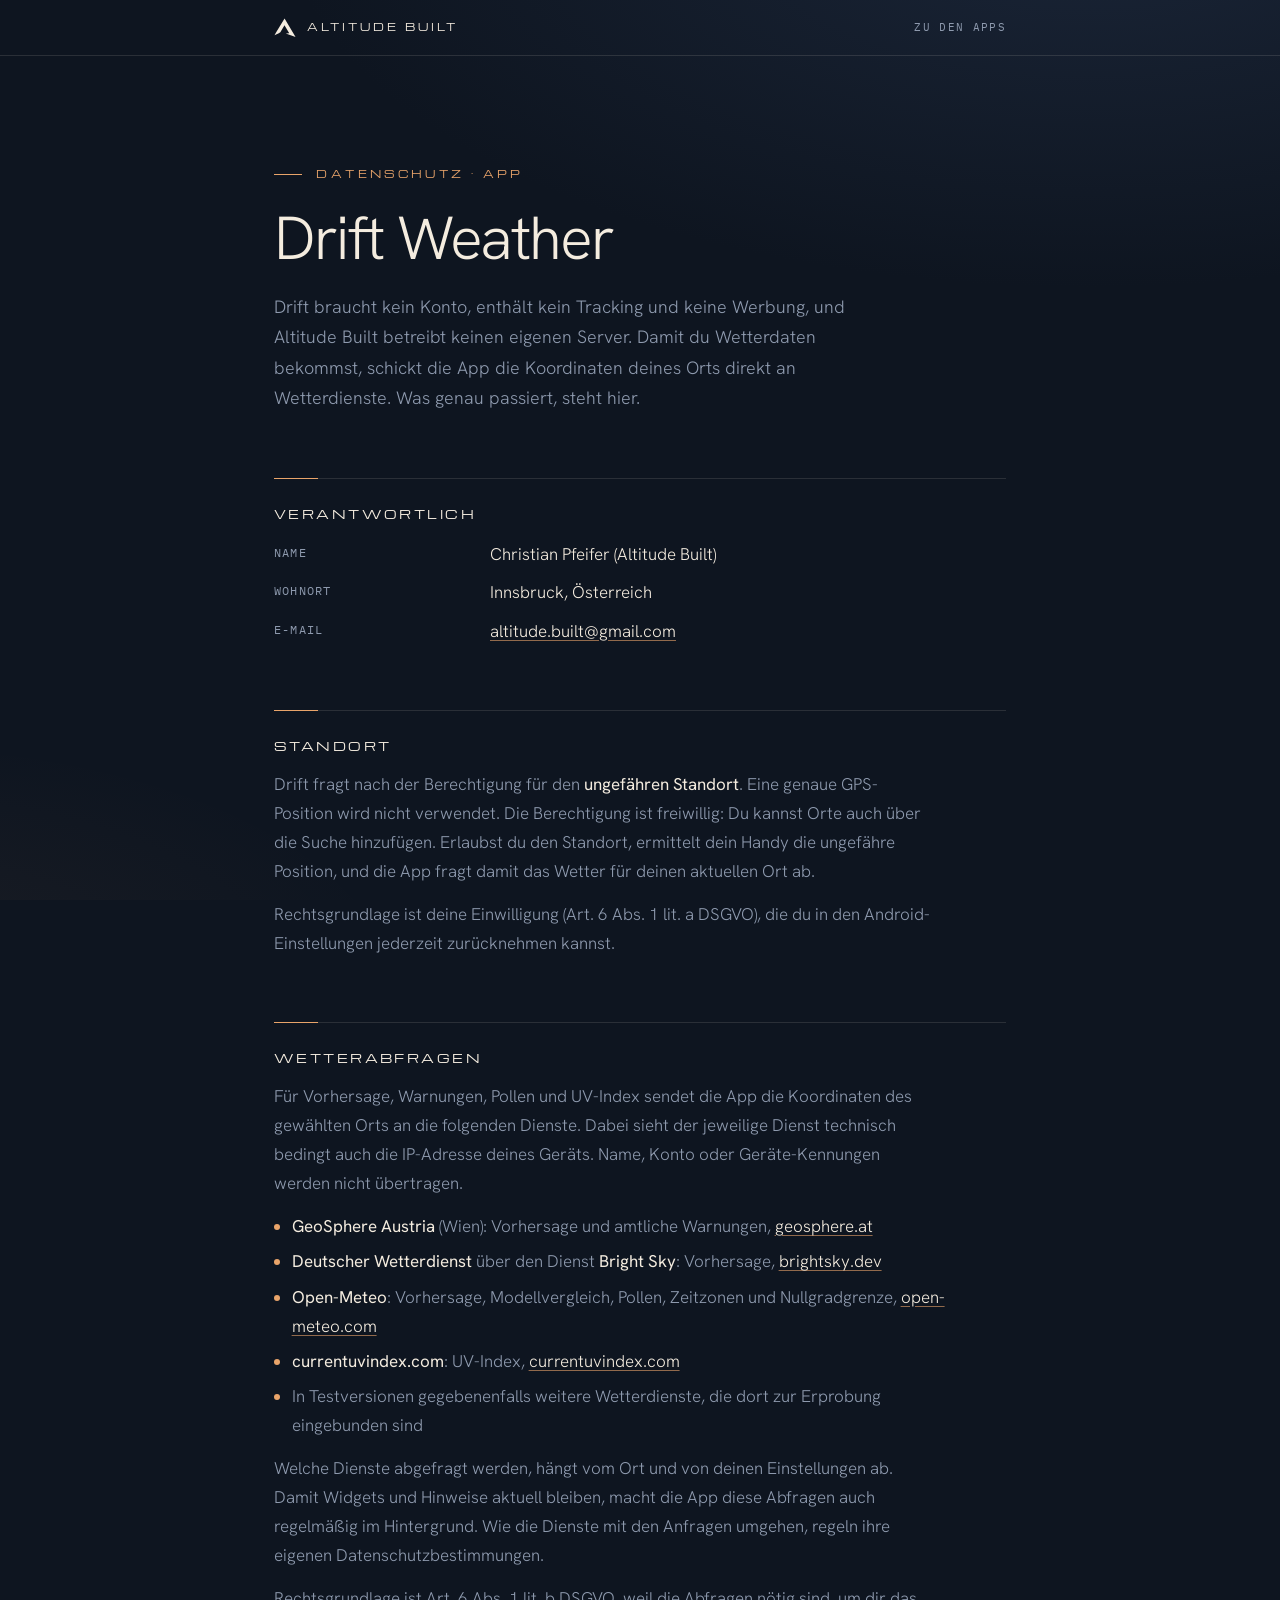
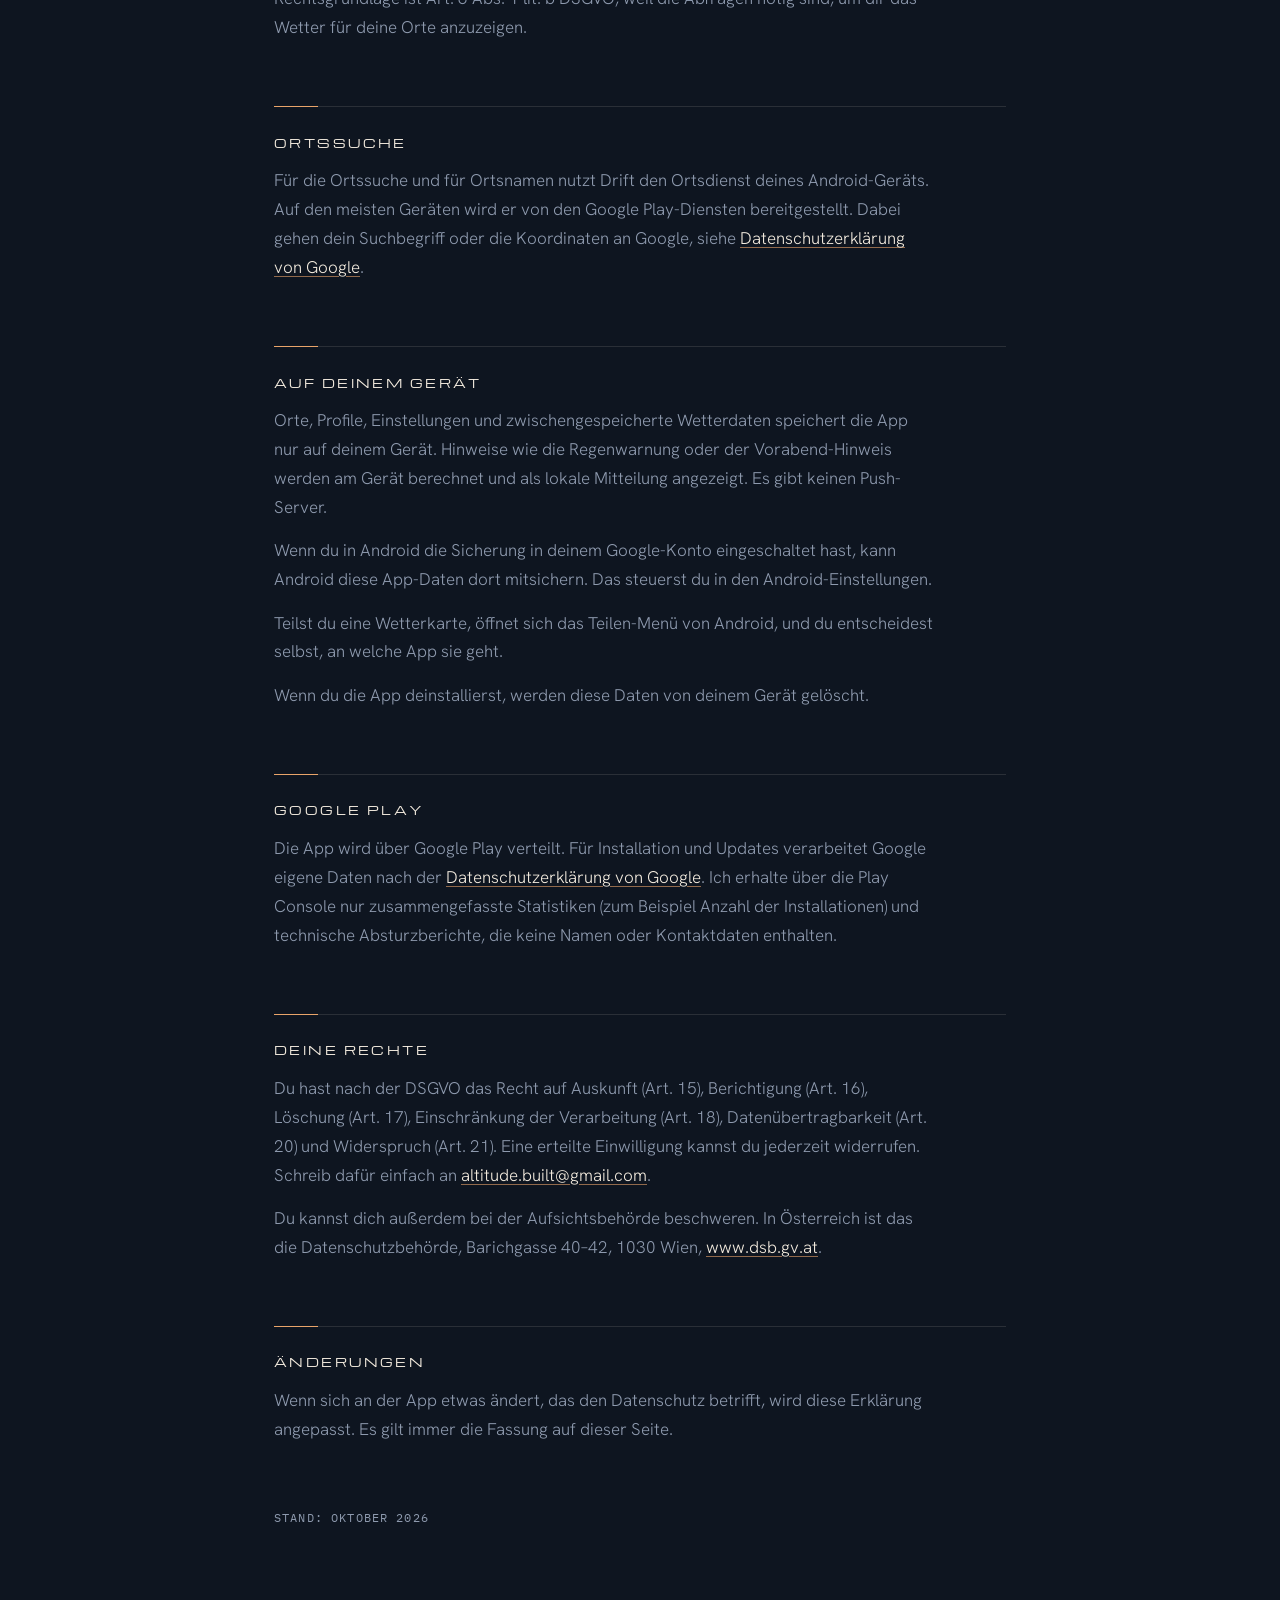
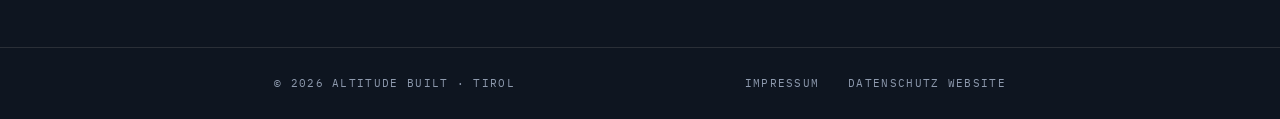
<file: drift/datenschutz/index.html>
<!DOCTYPE html>
<html lang="de">
<head>
<meta charset="UTF-8">
<meta name="viewport" content="width=device-width, initial-scale=1.0, viewport-fit=cover">
<title>Datenschutz Drift Weather · Altitude Built</title>
<meta name="description" content="Datenschutzerklärung der App Drift Weather von Altitude Built.">
<meta name="theme-color" content="#0E1520">
<link rel="icon" type="image/png" href="../../Altitude-Built_Zeichen_512.png">
<link rel="stylesheet" href="../../legal.css">
</head>
<body>
<header class="top"><div class="wrap">
  <a class="brand" href="../../" aria-label="Altitude Built, zur Startseite"><svg viewBox="84 110 348 306" aria-hidden="true"><path fill="#F4ECDF" d="M251,118 L116,338 L92,382 L160,350 L184,336 L250,225 L325,352 L270,356 L425,409Z"/></svg><span>Altitude Built</span></a>
  <a class="back" href="../../#apps">Zu den Apps</a>
</div></header>
<main class="wrap">
  <div class="eyebrow">Datenschutz · App</div>
  <h1>Drift Weather</h1>
  <p class="lead">Drift braucht kein Konto, enthält kein Tracking und keine Werbung, und Altitude Built betreibt keinen eigenen Server. Damit du Wetterdaten bekommst, schickt die App die Koordinaten deines Orts direkt an Wetterdienste. Was genau passiert, steht hier.</p>

  <section>
    <h2>Verantwortlich</h2>
    <dl>
      <dt>Name</dt><dd>Christian Pfeifer (Altitude Built)</dd>
      <dt>Wohnort</dt><dd>Innsbruck, Österreich</dd>
      <dt>E-Mail</dt><dd><a href="mailto:altitude.built@gmail.com">altitude.built@gmail.com</a></dd>
    </dl>
  </section>

  <section>
    <h2>Standort</h2>
    <p>Drift fragt nach der Berechtigung für den <strong>ungefähren Standort</strong>. Eine genaue GPS-Position wird nicht verwendet. Die Berechtigung ist freiwillig: Du kannst Orte auch über die Suche hinzufügen. Erlaubst du den Standort, ermittelt dein Handy die ungefähre Position, und die App fragt damit das Wetter für deinen aktuellen Ort ab.</p>
    <p>Rechtsgrundlage ist deine Einwilligung (Art. 6 Abs. 1 lit. a DSGVO), die du in den Android-Einstellungen jederzeit zurücknehmen kannst.</p>
  </section>

  <section>
    <h2>Wetterabfragen</h2>
    <p>Für Vorhersage, Warnungen, Pollen und UV-Index sendet die App die Koordinaten des gewählten Orts an die folgenden Dienste. Dabei sieht der jeweilige Dienst technisch bedingt auch die IP-Adresse deines Geräts. Name, Konto oder Geräte-Kennungen werden nicht übertragen.</p>
    <ul>
      <li><strong>GeoSphere Austria</strong> (Wien): Vorhersage und amtliche Warnungen, <a href="https://www.geosphere.at">geosphere.at</a></li>
      <li><strong>Deutscher Wetterdienst</strong> über den Dienst <strong>Bright Sky</strong>: Vorhersage, <a href="https://brightsky.dev">brightsky.dev</a></li>
      <li><strong>Open-Meteo</strong>: Vorhersage, Modellvergleich, Pollen, Zeitzonen und Nullgradgrenze, <a href="https://open-meteo.com">open-meteo.com</a></li>
      <li><strong>currentuvindex.com</strong>: UV-Index, <a href="https://currentuvindex.com">currentuvindex.com</a></li>
      <li>In Testversionen gegebenenfalls weitere Wetterdienste, die dort zur Erprobung eingebunden sind</li>
    </ul>
    <p>Welche Dienste abgefragt werden, hängt vom Ort und von deinen Einstellungen ab. Damit Widgets und Hinweise aktuell bleiben, macht die App diese Abfragen auch regelmäßig im Hintergrund. Wie die Dienste mit den Anfragen umgehen, regeln ihre eigenen Datenschutzbestimmungen.</p>
    <p>Rechtsgrundlage ist Art. 6 Abs. 1 lit. b DSGVO, weil die Abfragen nötig sind, um dir das Wetter für deine Orte anzuzeigen.</p>
  </section>

  <section>
    <h2>Ortssuche</h2>
    <p>Für die Ortssuche und für Ortsnamen nutzt Drift den Ortsdienst deines Android-Geräts. Auf den meisten Geräten wird er von den Google Play-Diensten bereitgestellt. Dabei gehen dein Suchbegriff oder die Koordinaten an Google, siehe <a href="https://policies.google.com/privacy">Datenschutzerklärung von Google</a>.</p>
  </section>

  <section>
    <h2>Auf deinem Gerät</h2>
    <p>Orte, Profile, Einstellungen und zwischengespeicherte Wetterdaten speichert die App nur auf deinem Gerät. Hinweise wie die Regenwarnung oder der Vorabend-Hinweis werden am Gerät berechnet und als lokale Mitteilung angezeigt. Es gibt keinen Push-Server.</p>
    <p>Wenn du in Android die Sicherung in deinem Google-Konto eingeschaltet hast, kann Android diese App-Daten dort mitsichern. Das steuerst du in den Android-Einstellungen.</p>
    <p>Teilst du eine Wetterkarte, öffnet sich das Teilen-Menü von Android, und du entscheidest selbst, an welche App sie geht.</p>
    <p>Wenn du die App deinstallierst, werden diese Daten von deinem Gerät gelöscht.</p>
  </section>

  <section>
    <h2>Google Play</h2>
    <p>Die App wird über Google Play verteilt. Für Installation und Updates verarbeitet Google eigene Daten nach der <a href="https://policies.google.com/privacy">Datenschutzerklärung von Google</a>. Ich erhalte über die Play Console nur zusammengefasste Statistiken (zum Beispiel Anzahl der Installationen) und technische Absturzberichte, die keine Namen oder Kontaktdaten enthalten.</p>
  </section>

  <section>
    <h2>Deine Rechte</h2>
    <p>Du hast nach der DSGVO das Recht auf Auskunft (Art. 15), Berichtigung (Art. 16), Löschung (Art. 17), Einschränkung der Verarbeitung (Art. 18), Datenübertragbarkeit (Art. 20) und Widerspruch (Art. 21). Eine erteilte Einwilligung kannst du jederzeit widerrufen. Schreib dafür einfach an <a href="mailto:altitude.built@gmail.com">altitude.built@gmail.com</a>.</p>
    <p>Du kannst dich außerdem bei der Aufsichtsbehörde beschweren. In Österreich ist das die Datenschutzbehörde, Barichgasse 40–42, 1030 Wien, <a href="https://www.dsb.gv.at">www.dsb.gv.at</a>.</p>
  </section>

  <section>
    <h2>Änderungen</h2>
    <p>Wenn sich an der App etwas ändert, das den Datenschutz betrifft, wird diese Erklärung angepasst. Es gilt immer die Fassung auf dieser Seite.</p>
  </section>

  <p class="stand">Stand: Oktober 2026</p>
</main>
<footer><div class="wrap">
  <span>© 2026 Altitude Built · Tirol</span>
  <nav aria-label="Rechtliches"><a href="../../impressum.html">Impressum</a><a href="../../datenschutz.html">Datenschutz Website</a></nav>
</div></footer>
</body>
</html>
</file>
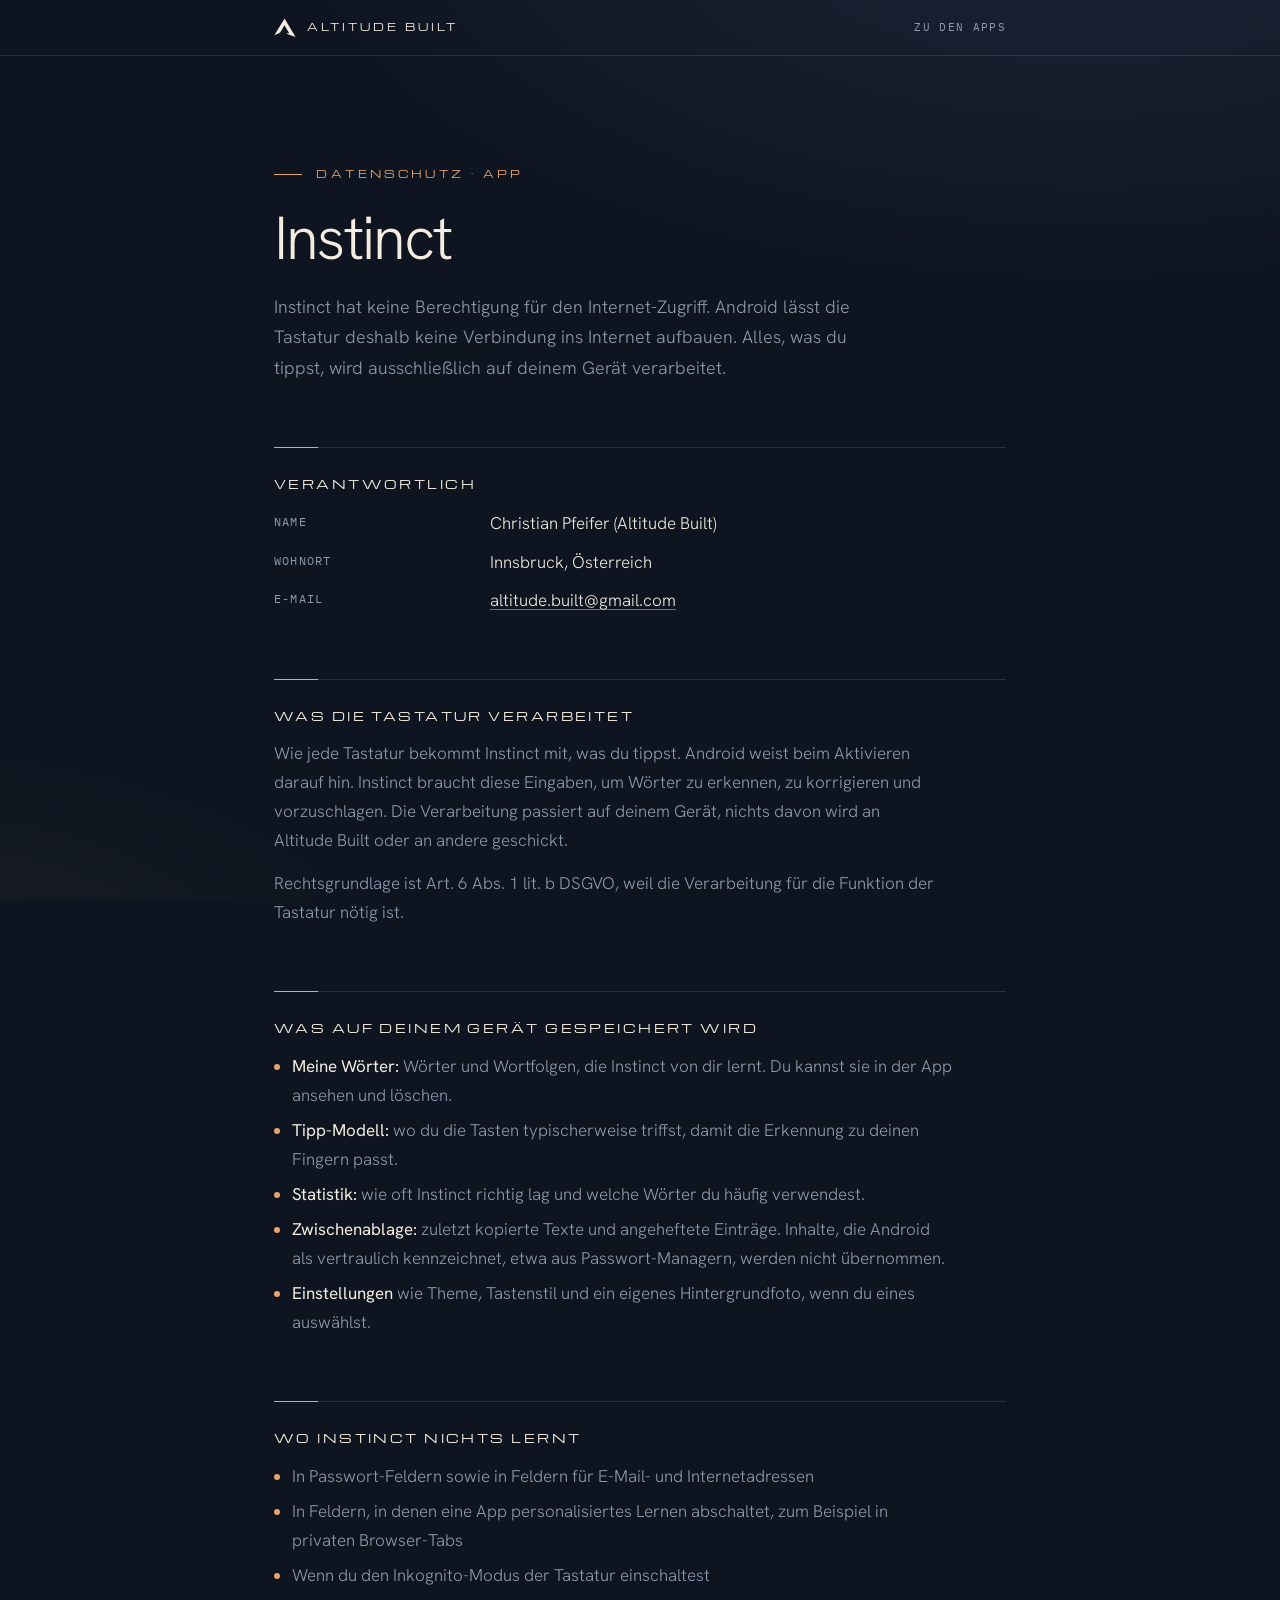
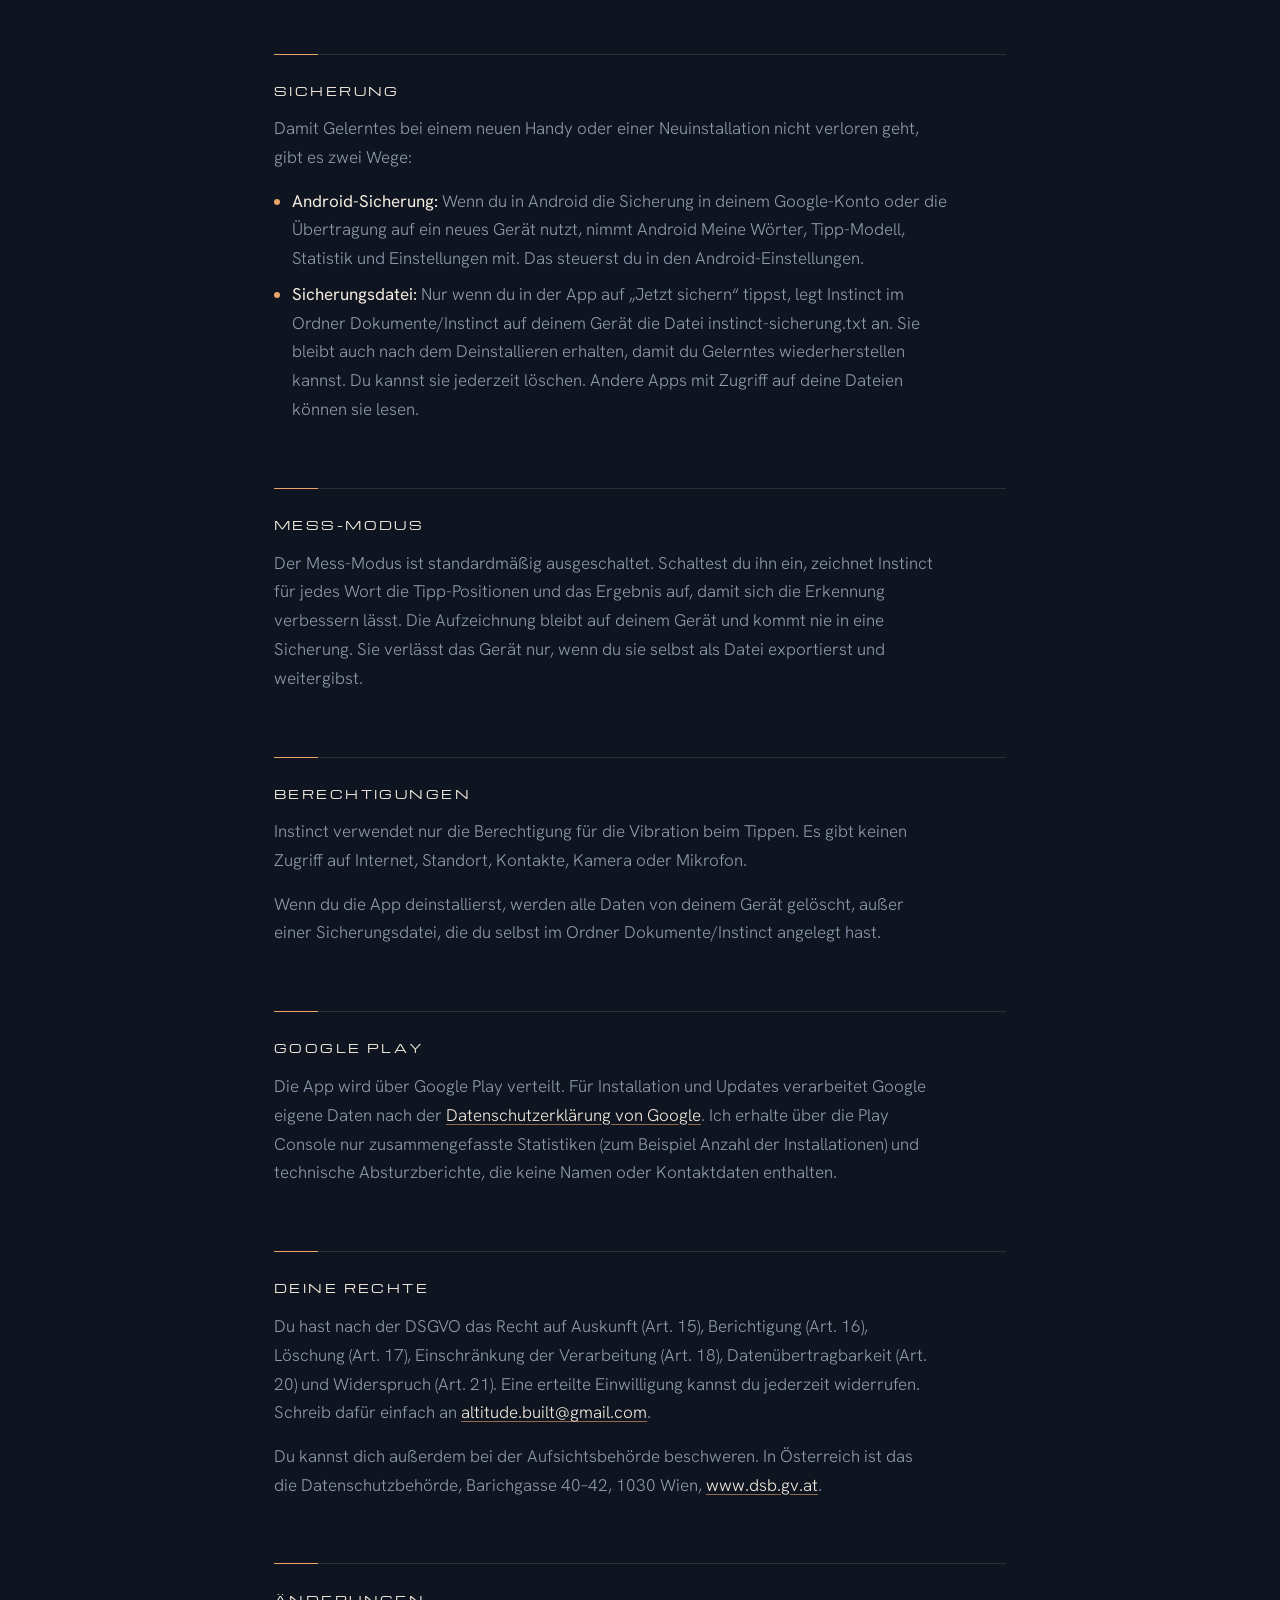
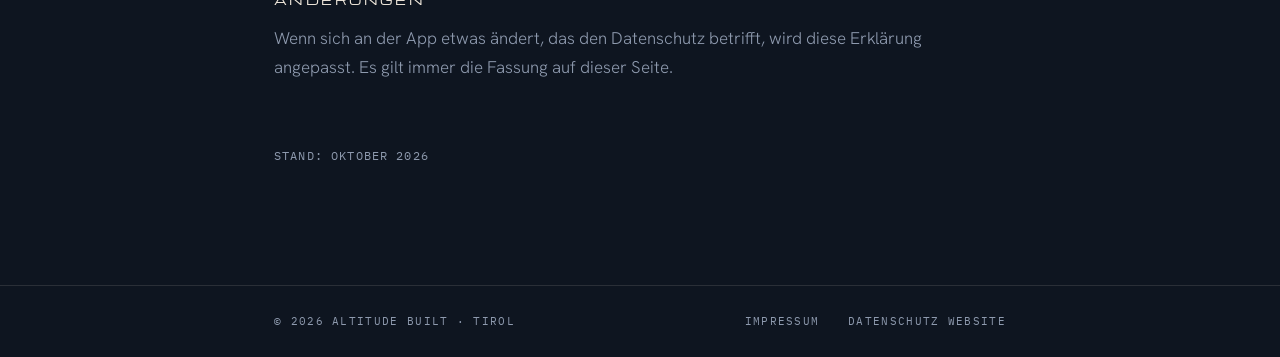
<file: instinct/datenschutz/index.html>
<!DOCTYPE html>
<html lang="de">
<head>
<meta charset="UTF-8">
<meta name="viewport" content="width=device-width, initial-scale=1.0, viewport-fit=cover">
<title>Datenschutz Instinct · Altitude Built</title>
<meta name="description" content="Datenschutzerklärung der App Instinct von Altitude Built.">
<meta name="theme-color" content="#0E1520">
<link rel="icon" type="image/png" href="../../Altitude-Built_Zeichen_512.png">
<link rel="stylesheet" href="../../legal.css">
</head>
<body>
<header class="top"><div class="wrap">
  <a class="brand" href="../../" aria-label="Altitude Built, zur Startseite"><svg viewBox="84 110 348 306" aria-hidden="true"><path fill="#F4ECDF" d="M251,118 L116,338 L92,382 L160,350 L184,336 L250,225 L325,352 L270,356 L425,409Z"/></svg><span>Altitude Built</span></a>
  <a class="back" href="../../#apps">Zu den Apps</a>
</div></header>
<main class="wrap">
  <div class="eyebrow">Datenschutz · App</div>
  <h1>Instinct</h1>
  <p class="lead">Instinct hat keine Berechtigung für den Internet-Zugriff. Android lässt die Tastatur deshalb keine Verbindung ins Internet aufbauen. Alles, was du tippst, wird ausschließlich auf deinem Gerät verarbeitet.</p>

  <section>
    <h2>Verantwortlich</h2>
    <dl>
      <dt>Name</dt><dd>Christian Pfeifer (Altitude Built)</dd>
      <dt>Wohnort</dt><dd>Innsbruck, Österreich</dd>
      <dt>E-Mail</dt><dd><a href="mailto:altitude.built@gmail.com">altitude.built@gmail.com</a></dd>
    </dl>
  </section>

  <section>
    <h2>Was die Tastatur verarbeitet</h2>
    <p>Wie jede Tastatur bekommt Instinct mit, was du tippst. Android weist beim Aktivieren darauf hin. Instinct braucht diese Eingaben, um Wörter zu erkennen, zu korrigieren und vorzuschlagen. Die Verarbeitung passiert auf deinem Gerät, nichts davon wird an Altitude Built oder an andere geschickt.</p>
    <p>Rechtsgrundlage ist Art. 6 Abs. 1 lit. b DSGVO, weil die Verarbeitung für die Funktion der Tastatur nötig ist.</p>
  </section>

  <section>
    <h2>Was auf deinem Gerät gespeichert wird</h2>
    <ul>
      <li><strong>Meine Wörter:</strong> Wörter und Wortfolgen, die Instinct von dir lernt. Du kannst sie in der App ansehen und löschen.</li>
      <li><strong>Tipp-Modell:</strong> wo du die Tasten typischerweise triffst, damit die Erkennung zu deinen Fingern passt.</li>
      <li><strong>Statistik:</strong> wie oft Instinct richtig lag und welche Wörter du häufig verwendest.</li>
      <li><strong>Zwischenablage:</strong> zuletzt kopierte Texte und angeheftete Einträge. Inhalte, die Android als vertraulich kennzeichnet, etwa aus Passwort-Managern, werden nicht übernommen.</li>
      <li><strong>Einstellungen</strong> wie Theme, Tastenstil und ein eigenes Hintergrundfoto, wenn du eines auswählst.</li>
    </ul>
  </section>

  <section>
    <h2>Wo Instinct nichts lernt</h2>
    <ul>
      <li>In Passwort-Feldern sowie in Feldern für E-Mail- und Internetadressen</li>
      <li>In Feldern, in denen eine App personalisiertes Lernen abschaltet, zum Beispiel in privaten Browser-Tabs</li>
      <li>Wenn du den Inkognito-Modus der Tastatur einschaltest</li>
    </ul>
  </section>

  <section>
    <h2>Sicherung</h2>
    <p>Damit Gelerntes bei einem neuen Handy oder einer Neuinstallation nicht verloren geht, gibt es zwei Wege:</p>
    <ul>
      <li><strong>Android-Sicherung:</strong> Wenn du in Android die Sicherung in deinem Google-Konto oder die Übertragung auf ein neues Gerät nutzt, nimmt Android Meine Wörter, Tipp-Modell, Statistik und Einstellungen mit. Das steuerst du in den Android-Einstellungen.</li>
      <li><strong>Sicherungsdatei:</strong> Nur wenn du in der App auf „Jetzt sichern“ tippst, legt Instinct im Ordner Dokumente/Instinct auf deinem Gerät die Datei instinct-sicherung.txt an. Sie bleibt auch nach dem Deinstallieren erhalten, damit du Gelerntes wiederherstellen kannst. Du kannst sie jederzeit löschen. Andere Apps mit Zugriff auf deine Dateien können sie lesen.</li>
    </ul>
  </section>

  <section>
    <h2>Mess-Modus</h2>
    <p>Der Mess-Modus ist standardmäßig ausgeschaltet. Schaltest du ihn ein, zeichnet Instinct für jedes Wort die Tipp-Positionen und das Ergebnis auf, damit sich die Erkennung verbessern lässt. Die Aufzeichnung bleibt auf deinem Gerät und kommt nie in eine Sicherung. Sie verlässt das Gerät nur, wenn du sie selbst als Datei exportierst und weitergibst.</p>
  </section>

  <section>
    <h2>Berechtigungen</h2>
    <p>Instinct verwendet nur die Berechtigung für die Vibration beim Tippen. Es gibt keinen Zugriff auf Internet, Standort, Kontakte, Kamera oder Mikrofon.</p>
    <p>Wenn du die App deinstallierst, werden alle Daten von deinem Gerät gelöscht, außer einer Sicherungsdatei, die du selbst im Ordner Dokumente/Instinct angelegt hast.</p>
  </section>

  <section>
    <h2>Google Play</h2>
    <p>Die App wird über Google Play verteilt. Für Installation und Updates verarbeitet Google eigene Daten nach der <a href="https://policies.google.com/privacy">Datenschutzerklärung von Google</a>. Ich erhalte über die Play Console nur zusammengefasste Statistiken (zum Beispiel Anzahl der Installationen) und technische Absturzberichte, die keine Namen oder Kontaktdaten enthalten.</p>
  </section>

  <section>
    <h2>Deine Rechte</h2>
    <p>Du hast nach der DSGVO das Recht auf Auskunft (Art. 15), Berichtigung (Art. 16), Löschung (Art. 17), Einschränkung der Verarbeitung (Art. 18), Datenübertragbarkeit (Art. 20) und Widerspruch (Art. 21). Eine erteilte Einwilligung kannst du jederzeit widerrufen. Schreib dafür einfach an <a href="mailto:altitude.built@gmail.com">altitude.built@gmail.com</a>.</p>
    <p>Du kannst dich außerdem bei der Aufsichtsbehörde beschweren. In Österreich ist das die Datenschutzbehörde, Barichgasse 40–42, 1030 Wien, <a href="https://www.dsb.gv.at">www.dsb.gv.at</a>.</p>
  </section>

  <section>
    <h2>Änderungen</h2>
    <p>Wenn sich an der App etwas ändert, das den Datenschutz betrifft, wird diese Erklärung angepasst. Es gilt immer die Fassung auf dieser Seite.</p>
  </section>

  <p class="stand">Stand: Oktober 2026</p>
</main>
<footer><div class="wrap">
  <span>© 2026 Altitude Built · Tirol</span>
  <nav aria-label="Rechtliches"><a href="../../impressum.html">Impressum</a><a href="../../datenschutz.html">Datenschutz Website</a></nav>
</div></footer>
</body>
</html>
</file>
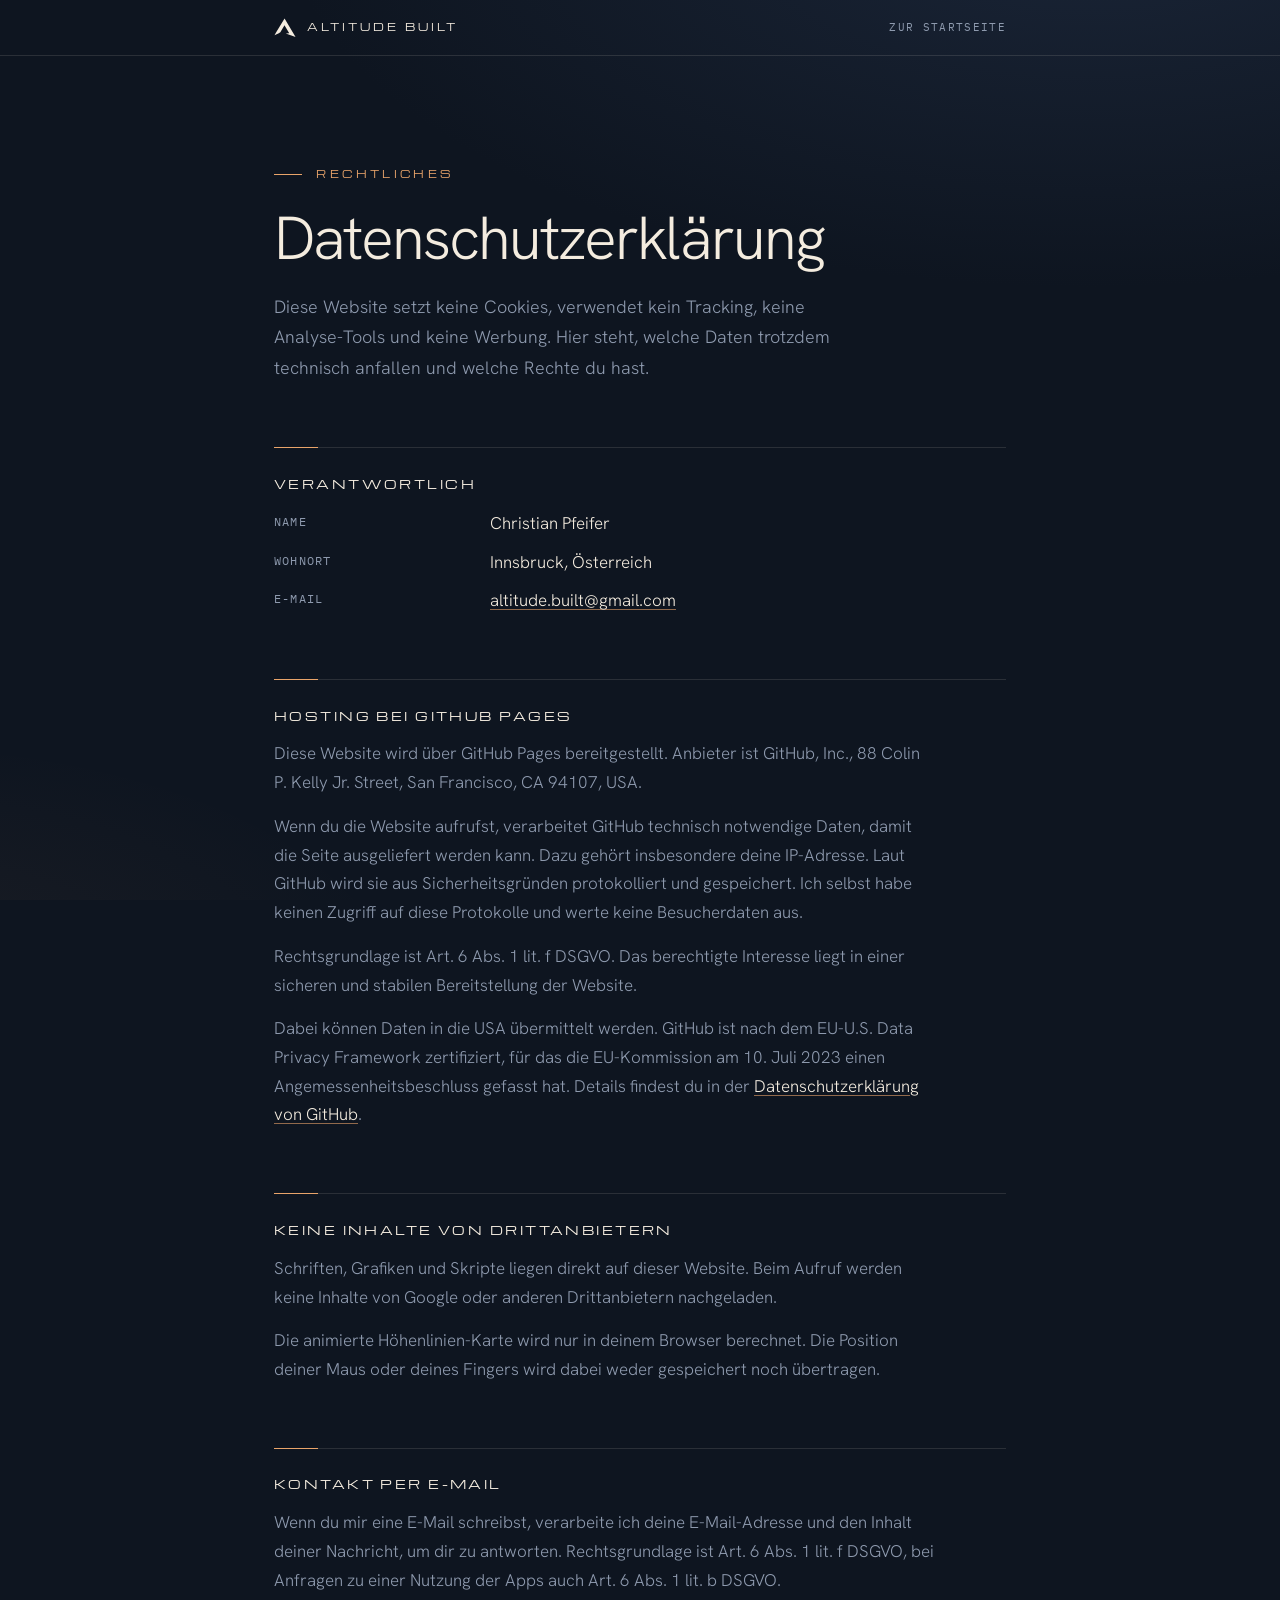
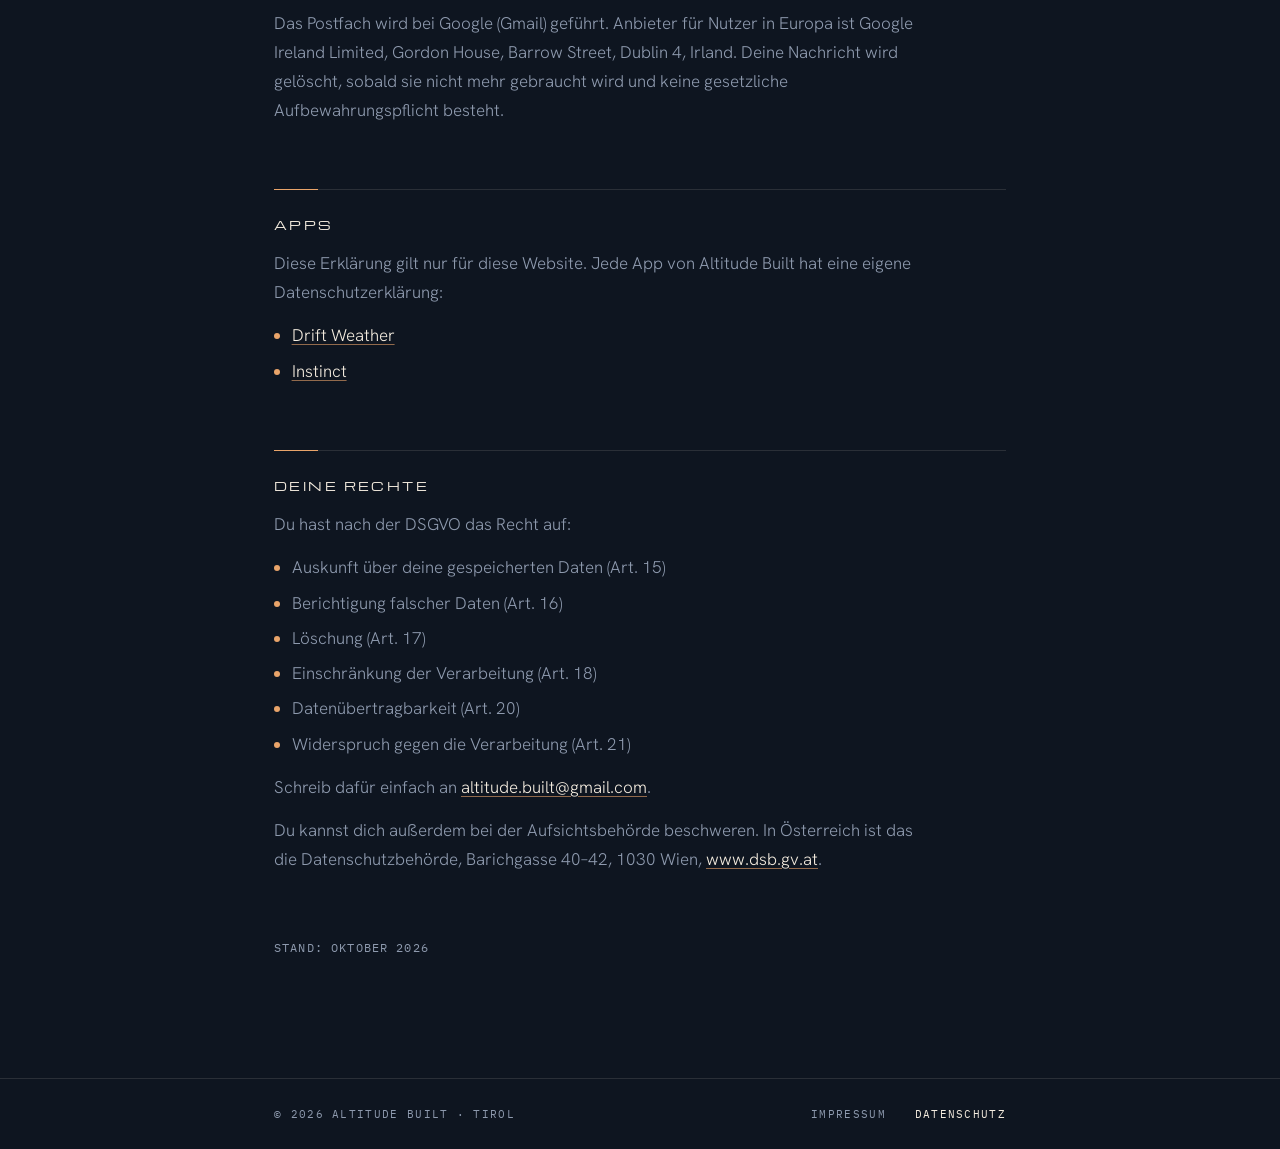
<file: datenschutz.html>
<!DOCTYPE html>
<html lang="de">
<head>
<meta charset="UTF-8">
<meta name="viewport" content="width=device-width, initial-scale=1.0, viewport-fit=cover">
<title>Datenschutz · Altitude Built</title>
<meta name="description" content="Datenschutzerklärung der Website von Altitude Built.">
<meta name="theme-color" content="#0E1520">
<link rel="icon" type="image/png" href="Altitude-Built_Zeichen_512.png">
<link rel="stylesheet" href="legal.css">
</head>
<body>
<header class="top"><div class="wrap">
  <a class="brand" href="./" aria-label="Altitude Built, zur Startseite"><svg viewBox="84 110 348 306" aria-hidden="true"><path fill="#F4ECDF" d="M251,118 L116,338 L92,382 L160,350 L184,336 L250,225 L325,352 L270,356 L425,409Z"/></svg><span>Altitude Built</span></a>
  <a class="back" href="./">Zur Startseite</a>
</div></header>
<main class="wrap">
  <div class="eyebrow">Rechtliches</div>
  <h1>Datenschutz&shy;erklärung</h1>
  <p class="lead">Diese Website setzt keine Cookies, verwendet kein Tracking, keine Analyse-Tools und keine Werbung. Hier steht, welche Daten trotzdem technisch anfallen und welche Rechte du hast.</p>

  <section>
    <h2>Verantwortlich</h2>
    <dl>
      <dt>Name</dt><dd>Christian Pfeifer</dd>
      <dt>Wohnort</dt><dd>Innsbruck, Österreich</dd>
      <dt>E-Mail</dt><dd><a href="mailto:altitude.built@gmail.com">altitude.built@gmail.com</a></dd>
    </dl>
  </section>

  <section>
    <h2>Hosting bei GitHub Pages</h2>
    <p>Diese Website wird über GitHub Pages bereitgestellt. Anbieter ist GitHub, Inc., 88 Colin P. Kelly Jr. Street, San Francisco, CA 94107, USA.</p>
    <p>Wenn du die Website aufrufst, verarbeitet GitHub technisch notwendige Daten, damit die Seite ausgeliefert werden kann. Dazu gehört insbesondere deine IP-Adresse. Laut GitHub wird sie aus Sicherheitsgründen protokolliert und gespeichert. Ich selbst habe keinen Zugriff auf diese Protokolle und werte keine Besucherdaten aus.</p>
    <p>Rechtsgrundlage ist Art. 6 Abs. 1 lit. f DSGVO. Das berechtigte Interesse liegt in einer sicheren und stabilen Bereitstellung der Website.</p>
    <p>Dabei können Daten in die USA übermittelt werden. GitHub ist nach dem EU-U.S. Data Privacy Framework zertifiziert, für das die EU-Kommission am 10. Juli 2023 einen Angemessenheitsbeschluss gefasst hat. Details findest du in der <a href="https://docs.github.com/de/site-policy/privacy-policies/github-general-privacy-statement">Datenschutzerklärung von GitHub</a>.</p>
  </section>

  <section>
    <h2>Keine Inhalte von Drittanbietern</h2>
    <p>Schriften, Grafiken und Skripte liegen direkt auf dieser Website. Beim Aufruf werden keine Inhalte von Google oder anderen Drittanbietern nachgeladen.</p>
    <p>Die animierte Höhenlinien-Karte wird nur in deinem Browser berechnet. Die Position deiner Maus oder deines Fingers wird dabei weder gespeichert noch übertragen.</p>
  </section>

  <section>
    <h2>Kontakt per E-Mail</h2>
    <p>Wenn du mir eine E-Mail schreibst, verarbeite ich deine E-Mail-Adresse und den Inhalt deiner Nachricht, um dir zu antworten. Rechtsgrundlage ist Art. 6 Abs. 1 lit. f DSGVO, bei Anfragen zu einer Nutzung der Apps auch Art. 6 Abs. 1 lit. b DSGVO.</p>
    <p>Das Postfach wird bei Google (Gmail) geführt. Anbieter für Nutzer in Europa ist Google Ireland Limited, Gordon House, Barrow Street, Dublin 4, Irland. Deine Nachricht wird gelöscht, sobald sie nicht mehr gebraucht wird und keine gesetzliche Aufbewahrungspflicht besteht.</p>
  </section>

  <section>
    <h2>Apps</h2>
    <p>Diese Erklärung gilt nur für diese Website. Jede App von Altitude Built hat eine eigene Datenschutzerklärung:</p>
    <ul>
      <li><a href="drift/datenschutz/">Drift Weather</a></li>
      <li><a href="instinct/datenschutz/">Instinct</a></li>
    </ul>
  </section>

  <section>
    <h2>Deine Rechte</h2>
    <p>Du hast nach der DSGVO das Recht auf:</p>
    <ul>
      <li>Auskunft über deine gespeicherten Daten (Art. 15)</li>
      <li>Berichtigung falscher Daten (Art. 16)</li>
      <li>Löschung (Art. 17)</li>
      <li>Einschränkung der Verarbeitung (Art. 18)</li>
      <li>Datenübertragbarkeit (Art. 20)</li>
      <li>Widerspruch gegen die Verarbeitung (Art. 21)</li>
    </ul>
    <p>Schreib dafür einfach an <a href="mailto:altitude.built@gmail.com">altitude.built@gmail.com</a>.</p>
    <p>Du kannst dich außerdem bei der Aufsichtsbehörde beschweren. In Österreich ist das die Datenschutzbehörde, Barichgasse 40–42, 1030 Wien, <a href="https://www.dsb.gv.at">www.dsb.gv.at</a>.</p>
  </section>

  <p class="stand">Stand: Oktober 2026</p>
</main>
<footer><div class="wrap">
  <span>© 2026 Altitude Built · Tirol</span>
  <nav aria-label="Rechtliches"><a href="impressum.html">Impressum</a><a href="datenschutz.html" aria-current="page">Datenschutz</a></nav>
</div></footer>
</body>
</html>
</file>
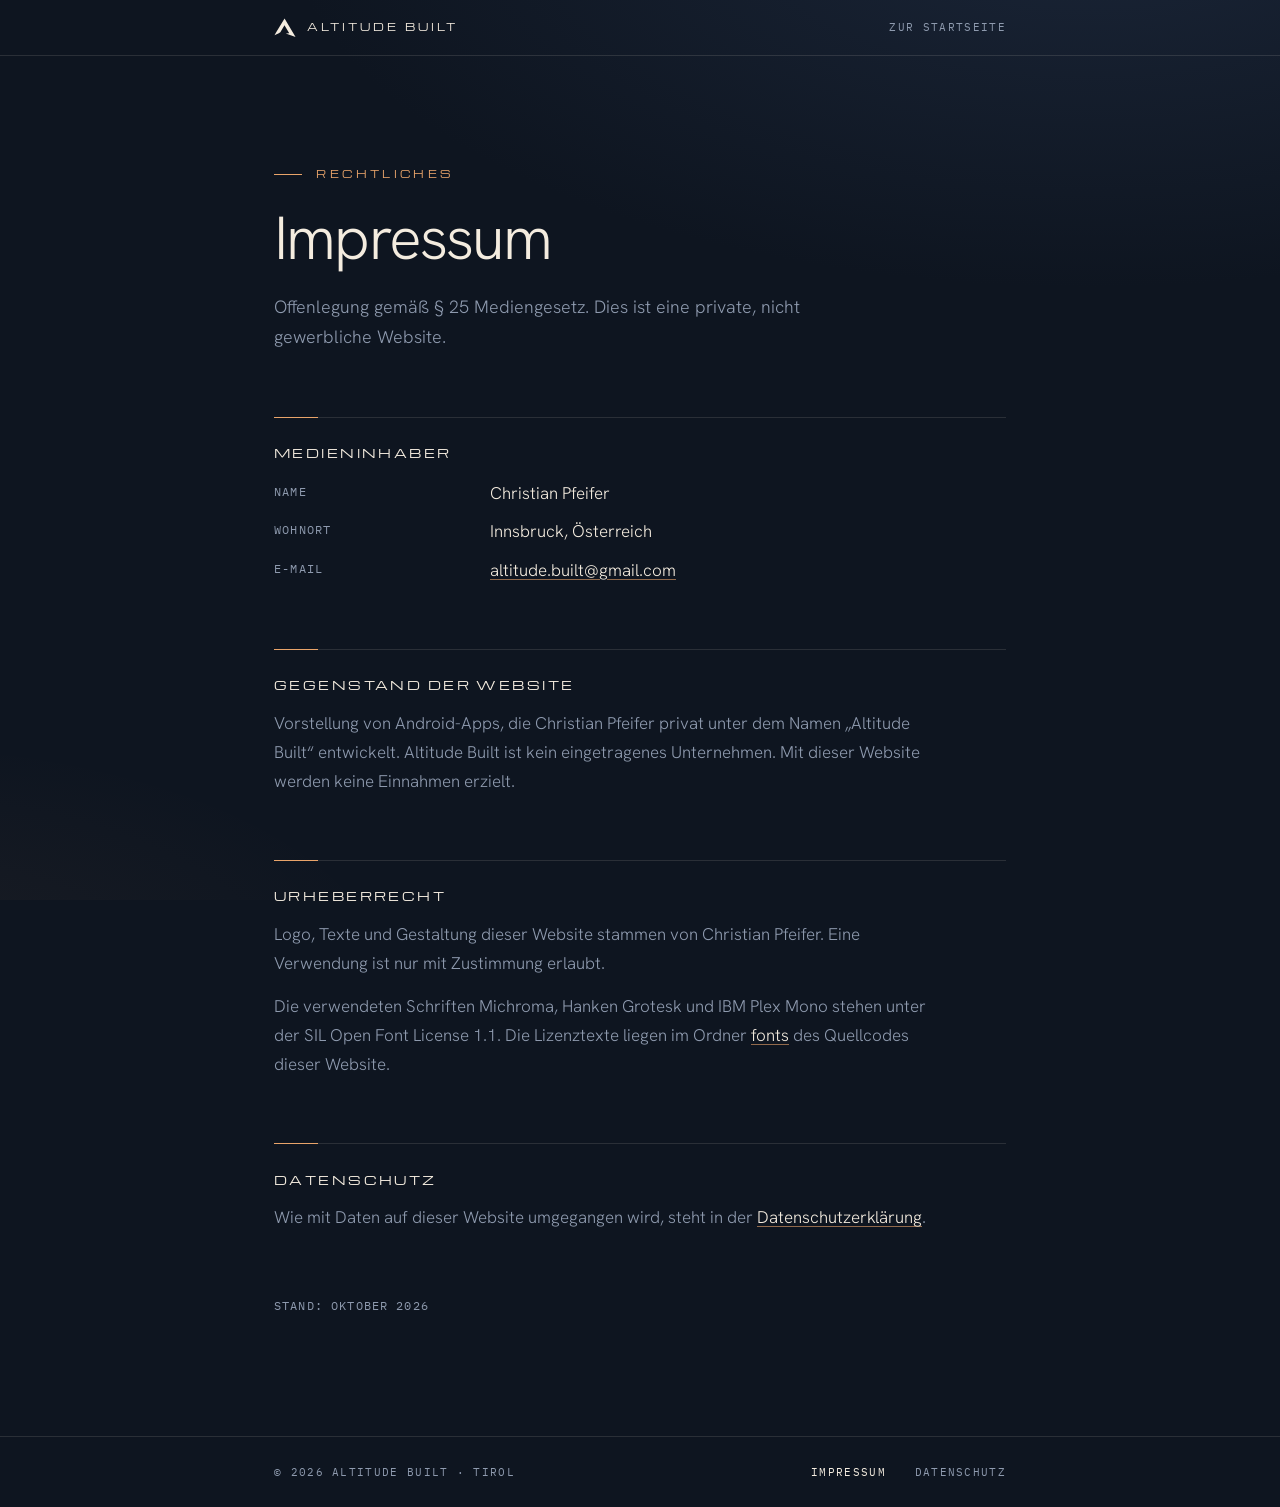
<file: impressum.html>
<!DOCTYPE html>
<html lang="de">
<head>
<meta charset="UTF-8">
<meta name="viewport" content="width=device-width, initial-scale=1.0, viewport-fit=cover">
<title>Impressum · Altitude Built</title>
<meta name="description" content="Impressum und Offenlegung von Altitude Built.">
<meta name="theme-color" content="#0E1520">
<link rel="icon" type="image/png" href="Altitude-Built_Zeichen_512.png">
<link rel="stylesheet" href="legal.css">
</head>
<body>
<header class="top"><div class="wrap">
  <a class="brand" href="./" aria-label="Altitude Built, zur Startseite"><svg viewBox="84 110 348 306" aria-hidden="true"><path fill="#F4ECDF" d="M251,118 L116,338 L92,382 L160,350 L184,336 L250,225 L325,352 L270,356 L425,409Z"/></svg><span>Altitude Built</span></a>
  <a class="back" href="./">Zur Startseite</a>
</div></header>
<main class="wrap">
  <div class="eyebrow">Rechtliches</div>
  <h1>Impressum</h1>
  <p class="lead">Offenlegung gemäß § 25 Mediengesetz. Dies ist eine private, nicht gewerbliche Website.</p>

  <section>
    <h2>Medieninhaber</h2>
    <dl>
      <dt>Name</dt><dd>Christian Pfeifer</dd>
      <dt>Wohnort</dt><dd>Innsbruck, Österreich</dd>
      <dt>E-Mail</dt><dd><a href="mailto:altitude.built@gmail.com">altitude.built@gmail.com</a></dd>
    </dl>
  </section>

  <section>
    <h2>Gegenstand der Website</h2>
    <p>Vorstellung von Android-Apps, die Christian Pfeifer privat unter dem Namen „Altitude Built“ entwickelt. Altitude Built ist kein eingetragenes Unternehmen. Mit dieser Website werden keine Einnahmen erzielt.</p>
  </section>

  <section>
    <h2>Urheberrecht</h2>
    <p>Logo, Texte und Gestaltung dieser Website stammen von Christian Pfeifer. Eine Verwendung ist nur mit Zustimmung erlaubt.</p>
    <p>Die verwendeten Schriften Michroma, Hanken Grotesk und IBM Plex Mono stehen unter der SIL Open Font License 1.1. Die Lizenztexte liegen im Ordner <a href="https://github.com/altitude-built/altitude-built.github.io/tree/main/fonts">fonts</a> des Quellcodes dieser Website.</p>
  </section>

  <section>
    <h2>Datenschutz</h2>
    <p>Wie mit Daten auf dieser Website umgegangen wird, steht in der <a href="datenschutz.html">Datenschutzerklärung</a>.</p>
  </section>

  <p class="stand">Stand: Oktober 2026</p>
</main>
<footer><div class="wrap">
  <span>© 2026 Altitude Built · Tirol</span>
  <nav aria-label="Rechtliches"><a href="impressum.html" aria-current="page">Impressum</a><a href="datenschutz.html">Datenschutz</a></nav>
</div></footer>
</body>
</html>
</file>
<file: legal.css>
/* Gemeinsamer Stil für Impressum und Datenschutz. Schriften lokal (SIL OFL 1.1, siehe fonts/). */
@font-face{font-family:"Michroma";font-style:normal;font-weight:400;font-display:swap;src:url("fonts/michroma-latin-400-normal.woff2") format("woff2")}
@font-face{font-family:"Hanken Grotesk";font-style:normal;font-weight:300;font-display:swap;src:url("fonts/hanken-grotesk-latin-300-normal.woff2") format("woff2")}
@font-face{font-family:"Hanken Grotesk";font-style:normal;font-weight:400;font-display:swap;src:url("fonts/hanken-grotesk-latin-400-normal.woff2") format("woff2")}
@font-face{font-family:"IBM Plex Mono";font-style:normal;font-weight:400;font-display:swap;src:url("fonts/ibm-plex-mono-latin-400-normal.woff2") format("woff2")}
:root{
  --night:#0E1520;--slate:#16202F;--ridge:#24324A;--snow:#F4ECDF;--ember:#E9A46A;--mist:#8E9AAE;--line:rgba(244,236,223,.12);
  --f-display:"Michroma","Eurostile","Arial Black",sans-serif;
  --f-body:"Hanken Grotesk",system-ui,-apple-system,"Segoe UI",sans-serif;
  --f-mono:"IBM Plex Mono",ui-monospace,Consolas,monospace;
  --gutter:clamp(20px,5vw,64px);
  color-scheme:dark;
}
*,*::before,*::after{box-sizing:border-box;margin:0;padding:0}
html{background:var(--night);-webkit-text-size-adjust:100%}
body{background:var(--night);color:var(--snow);font-family:var(--f-body);font-weight:300;font-size:1.0625rem;line-height:1.7;-webkit-font-smoothing:antialiased;
  background-image:radial-gradient(90vw 60vh at 85% -10%,rgba(36,50,74,.55),transparent 70%),radial-gradient(60vw 40vh at -10% 110%,rgba(233,164,106,.06),transparent 70%);background-attachment:fixed;min-height:100vh}
::selection{background:var(--ember);color:var(--night)}
:focus-visible{outline:1.5px solid var(--ember);outline-offset:4px;border-radius:2px}
a{color:var(--snow);text-decoration-color:rgba(233,164,106,.6);text-underline-offset:3px;transition:color .3s}
a:hover{color:var(--ember)}
.wrap{max-width:860px;margin-inline:auto;padding-left:max(var(--gutter),env(safe-area-inset-left,0px));padding-right:max(var(--gutter),env(safe-area-inset-right,0px))}
.top{border-bottom:1px solid var(--line)}
.top .wrap{display:flex;justify-content:space-between;align-items:center;gap:1rem;padding-block:calc(env(safe-area-inset-top,0px) + 18px) 18px}
.brand{display:flex;align-items:center;gap:.7rem;text-decoration:none}
.brand svg{width:22px;height:auto}
.brand span{font-family:var(--f-display);font-size:.62rem;letter-spacing:.3em;text-transform:uppercase;color:var(--snow)}
.back{font-family:var(--f-mono);font-size:.7rem;letter-spacing:.12em;text-transform:uppercase;color:var(--mist);text-decoration:none}
main{padding-block:clamp(56px,9vw,110px) clamp(70px,10vw,120px)}
.eyebrow{font-family:var(--f-display);font-size:.62rem;letter-spacing:.34em;text-transform:uppercase;color:var(--ember);display:flex;align-items:center;gap:.9rem}
.eyebrow::before{content:"";width:28px;height:1px;background:currentColor}
h1{margin-top:1.4rem;font-weight:300;font-size:clamp(2.3rem,6vw,3.8rem);line-height:1.05;letter-spacing:-.03em;text-wrap:balance}
.lead{margin-top:1.4rem;color:var(--mist);max-width:60ch;font-size:1.12rem}
section{margin-top:clamp(44px,6vw,64px);padding-top:1.6rem;border-top:1px solid var(--line);position:relative}
section::before{content:"";position:absolute;left:0;top:-1px;width:44px;height:1px;background:var(--ember)}
h2{font-family:var(--f-display);font-weight:400;font-size:.76rem;letter-spacing:.2em;text-transform:uppercase;line-height:1.6;color:var(--snow)}
section p,section li{color:var(--mist);max-width:66ch}
section p{margin-top:.9rem}
section ul{margin-top:.9rem;padding-left:1.1rem;display:grid;gap:.4rem}
section li::marker{color:var(--ember)}
section strong{color:var(--snow);font-weight:400}
dl{margin-top:1rem;display:grid;grid-template-columns:minmax(0,12rem) minmax(0,1fr);gap:.6rem 1.5rem}
dt{font-family:var(--f-mono);font-size:.74rem;letter-spacing:.1em;text-transform:uppercase;color:var(--mist);padding-top:.2rem}
dd{color:var(--snow);min-width:0;overflow-wrap:anywhere}
.stand{margin-top:clamp(44px,6vw,64px);font-family:var(--f-mono);font-size:.72rem;letter-spacing:.1em;text-transform:uppercase;color:var(--mist)}
footer{border-top:1px solid var(--line)}
footer .wrap{display:flex;justify-content:space-between;align-items:center;gap:1.2rem;flex-wrap:wrap;padding-block:26px calc(26px + env(safe-area-inset-bottom,0px));
  font-family:var(--f-mono);font-size:.68rem;letter-spacing:.12em;text-transform:uppercase;color:var(--mist)}
footer nav{display:flex;gap:1.8rem}
footer nav a{color:var(--mist);text-decoration:none}
footer nav a:hover,footer nav a[aria-current]{color:var(--snow)}
@media (max-width:600px){dl{grid-template-columns:minmax(0,1fr);gap:.1rem}dd{margin-bottom:.8rem}}
</file>
